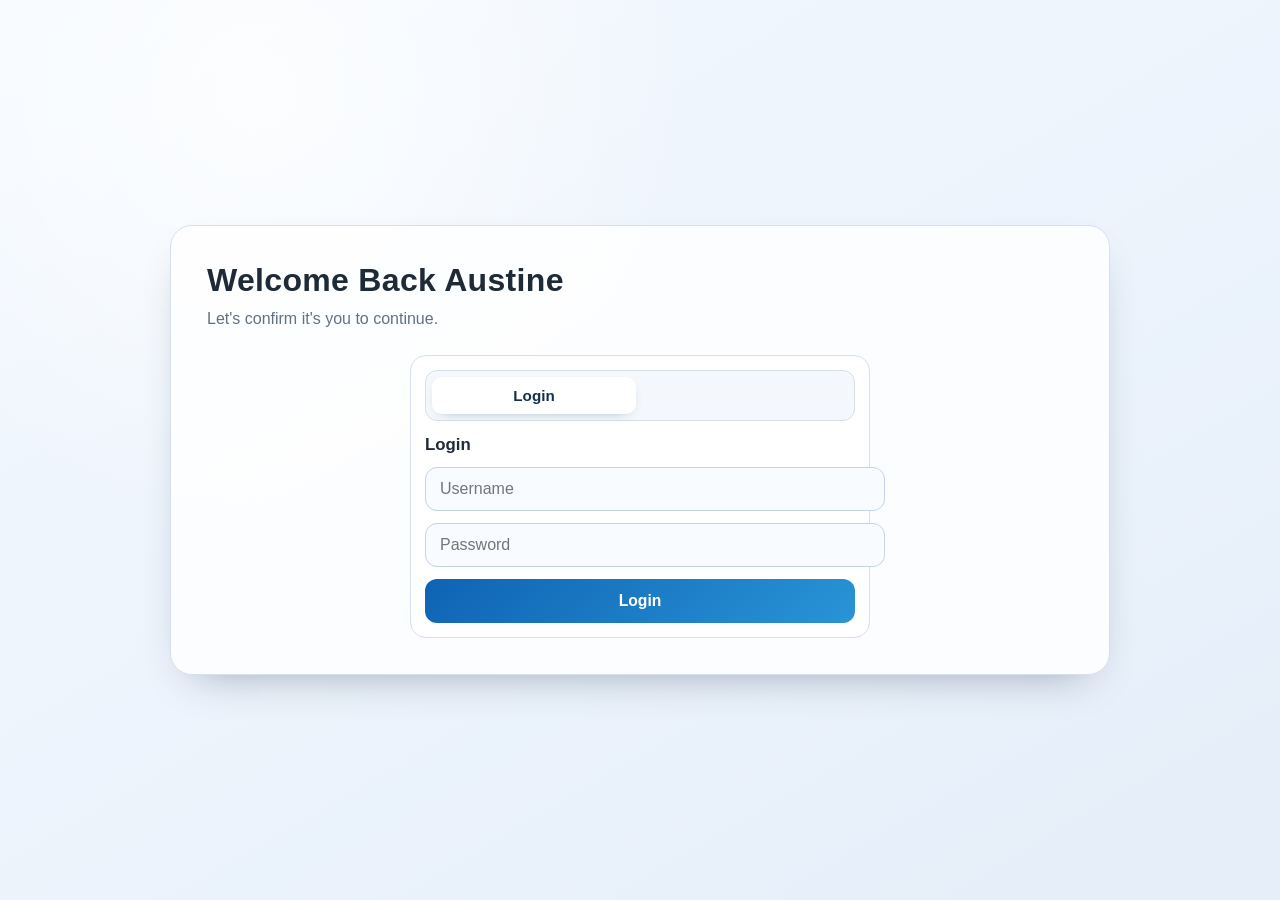
<file: auth-admin/index.html>
<!DOCTYPE html>
<html lang="en">

<head>
    <meta charset="utf-8">
    <meta name="viewport" content="width=device-width, initial-scale=1">
    <title>Authentication</title>
    <script src="app.js"></script>
    <style>
        :root {
            --bg-top: #f4f9ff;
            --bg-bottom: #e5eef9;
            --surface: #ffffffd9;
            --text-main: #1f2a37;
            --text-muted: #617182;
            --border: #d6e0ec;
            --shadow: 0 18px 42px -24px rgba(23, 40, 61, 0.45);
        }

        * {
            box-sizing: border-box;
        }

        body {
            margin: 0;
            min-height: 100vh;
            display: flex;
            align-items: center;
            justify-content: center;
            font-family: "Segoe UI", "Helvetica Neue", Arial, sans-serif;
            color: var(--text-main);
            background:
                radial-gradient(circle at 20% 10%, #ffffffc9 0%, transparent 34%),
                linear-gradient(150deg, var(--bg-top), var(--bg-bottom));
            padding: 20px;
        }

        main {
            width: min(940px, 100%);
            background: var(--surface);
            border: 1px solid var(--border);
            border-radius: 22px;
            box-shadow: var(--shadow);
            padding: clamp(20px, 4.5vw, 36px);
        }

        h1 {
            margin: 0 0 8px;
            font-size: clamp(1.4rem, 5vw, 2rem);
            letter-spacing: 0.01em;
        }

        p {
            margin: 0 0 24px;
            color: var(--text-muted);
            line-height: 1.45;
        }

        .auth-grid {
            width: min(460px, 100%);
            margin: 0 auto;
        }

        .auth-card {
            border: 1px solid var(--border);
            border-radius: 16px;
            background: #fff;
            padding: 14px;
        }

        .auth-toggle {
            display: grid;
            grid-template-columns: 1fr 1fr;
            gap: 8px;
            margin-bottom: 14px;
            padding: 6px;
            border: 1px solid var(--border);
            border-radius: 12px;
            background: #f4f8fc;
        }

        .toggle-btn {
            border: 0;
            border-radius: 10px;
            padding: 10px 12px;
            font-size: 0.95rem;
            font-weight: 600;
            color: #324253;
            background: transparent;
            cursor: pointer;
        }

        .toggle-btn.active {
            color: #12304e;
            background: #fff;
            box-shadow: 0 4px 14px -10px rgba(18, 48, 78, 0.8);
        }

        .auth-card h2 {
            margin: 4px 0 12px;
            font-size: 1.05rem;
        }

        .form-panel[hidden] {
            display: none;
        }

        login-form,
        register-form {
            display: block;
            width: 100%;
        }
    </style>
</head>

<body>
    <main>
        <h1>Welcome Back Austine</h1>
        <p>Let's confirm it's you to continue.</p>
        <section class="auth-grid" aria-label="Authentication options">
            <article class="auth-card">
                <div class="auth-toggle" role="tablist" aria-label="Authentication form switcher">
                    <button id="login-toggle" class="toggle-btn active" role="tab" aria-selected="true"
                        aria-controls="login-panel" type="button">Login</button>

                </div>
                <section id="login-panel" class="form-panel" role="tabpanel" aria-labelledby="login-toggle">
                    <h2>Login</h2>
                    <login-form on-login="onlogin"></login-form>
                </section>

            </article>
        </section>
    </main>
    <script>
        function setAuthMode(mode) {
            const isLogin = mode === 'login'
            const loginToggle = document.getElementById('login-toggle')
            const loginPanel = document.getElementById('login-panel')

            loginToggle.classList.toggle('active', isLogin)
            loginToggle.setAttribute('aria-selected', String(isLogin))
            loginPanel.hidden = !isLogin
        }

        document.getElementById('login-toggle').addEventListener('click', () => setAuthMode('login'))

        function gotonext() {
            const params = new URLSearchParams(window.location.search);
            const next = params.get('next');
            if (next) location.replace(next);
            else location.replace('/me');

        }

        function onlogin(details) {
            fetch('/api/auth/auth/admin/login', {
                method: 'POST',
                headers: { 'Content-Type': 'application/json' },
                body: JSON.stringify(details)
            }).then(res => {
                res.json().then(data => {
                    gotonext()
                })
            })
        }

    </script>

</body>

</html>
</file>
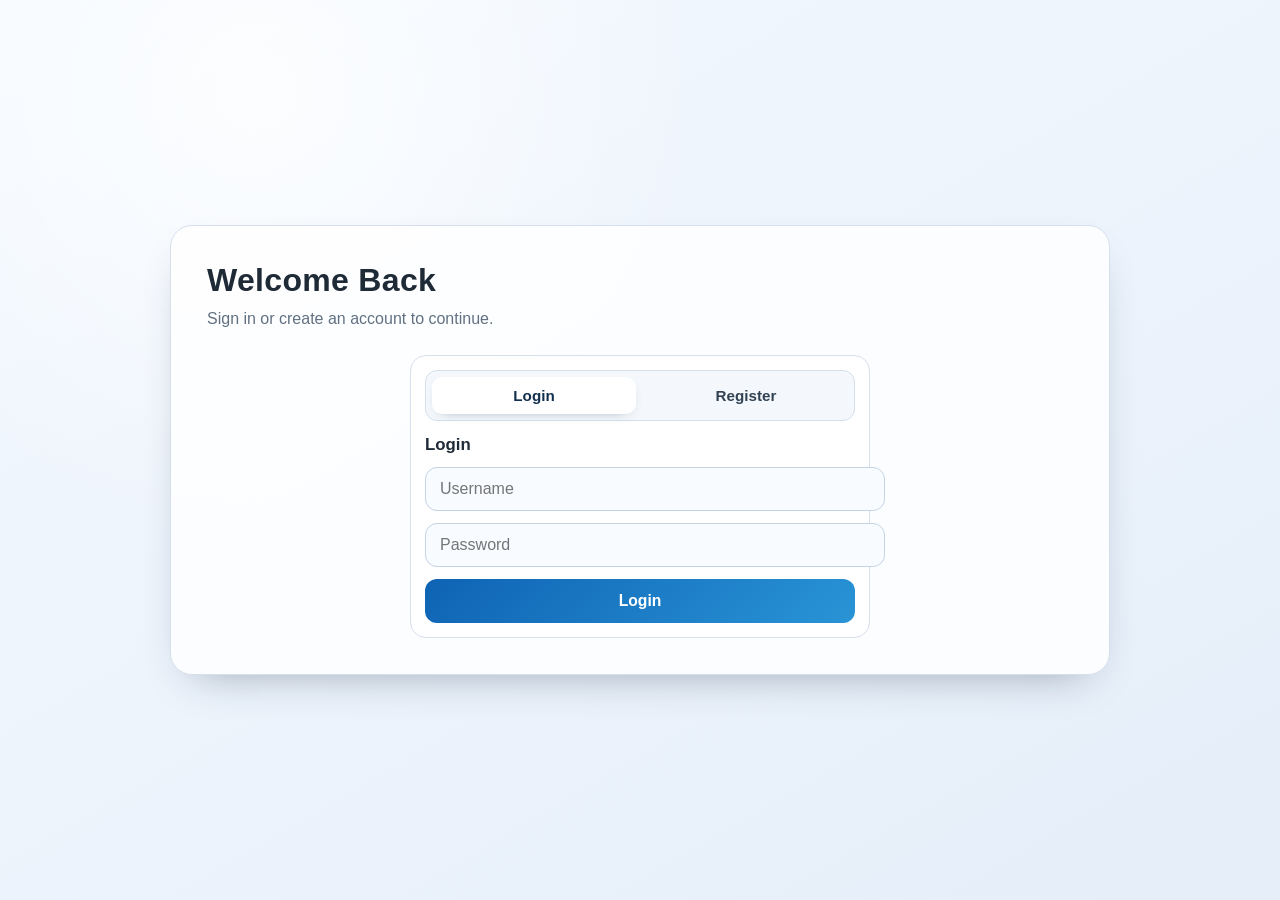
<file: auth/index.html>
<!DOCTYPE html>
<html lang="en">

<head>
    <meta charset="utf-8">
    <meta name="viewport" content="width=device-width, initial-scale=1">
    <title>Authentication</title>
    <script src="app.js"></script>
    <style>
        :root {
            --bg-top: #f4f9ff;
            --bg-bottom: #e5eef9;
            --surface: #ffffffd9;
            --text-main: #1f2a37;
            --text-muted: #617182;
            --border: #d6e0ec;
            --shadow: 0 18px 42px -24px rgba(23, 40, 61, 0.45);
        }

        * {
            box-sizing: border-box;
        }

        body {
            margin: 0;
            min-height: 100vh;
            display: flex;
            align-items: center;
            justify-content: center;
            font-family: "Segoe UI", "Helvetica Neue", Arial, sans-serif;
            color: var(--text-main);
            background:
                radial-gradient(circle at 20% 10%, #ffffffc9 0%, transparent 34%),
                linear-gradient(150deg, var(--bg-top), var(--bg-bottom));
            padding: 20px;
        }

        main {
            width: min(940px, 100%);
            background: var(--surface);
            border: 1px solid var(--border);
            border-radius: 22px;
            box-shadow: var(--shadow);
            padding: clamp(20px, 4.5vw, 36px);
        }

        h1 {
            margin: 0 0 8px;
            font-size: clamp(1.4rem, 5vw, 2rem);
            letter-spacing: 0.01em;
        }

        p {
            margin: 0 0 24px;
            color: var(--text-muted);
            line-height: 1.45;
        }

        .auth-grid {
            width: min(460px, 100%);
            margin: 0 auto;
        }

        .auth-card {
            border: 1px solid var(--border);
            border-radius: 16px;
            background: #fff;
            padding: 14px;
        }

        .auth-toggle {
            display: grid;
            grid-template-columns: 1fr 1fr;
            gap: 8px;
            margin-bottom: 14px;
            padding: 6px;
            border: 1px solid var(--border);
            border-radius: 12px;
            background: #f4f8fc;
        }

        .toggle-btn {
            border: 0;
            border-radius: 10px;
            padding: 10px 12px;
            font-size: 0.95rem;
            font-weight: 600;
            color: #324253;
            background: transparent;
            cursor: pointer;
        }

        .toggle-btn.active {
            color: #12304e;
            background: #fff;
            box-shadow: 0 4px 14px -10px rgba(18, 48, 78, 0.8);
        }

        .auth-card h2 {
            margin: 4px 0 12px;
            font-size: 1.05rem;
        }

        .form-panel[hidden] {
            display: none;
        }

        login-form,
        register-form {
            display: block;
            width: 100%;
        }
    </style>
</head>

<body>
    <main>
        <h1>Welcome Back</h1>
        <p>Sign in or create an account to continue.</p>
        <section class="auth-grid" aria-label="Authentication options">
            <article class="auth-card">
                <div class="auth-toggle" role="tablist" aria-label="Authentication form switcher">
                    <button id="login-toggle" class="toggle-btn active" role="tab" aria-selected="true"
                        aria-controls="login-panel" type="button">Login</button>
                    <button id="register-toggle" class="toggle-btn" role="tab" aria-selected="false"
                        aria-controls="register-panel" type="button">Register</button>
                </div>
                <section id="login-panel" class="form-panel" role="tabpanel" aria-labelledby="login-toggle">
                    <h2>Login</h2>
                    <login-form on-login="onlogin"></login-form>
                </section>
                <section id="register-panel" class="form-panel" role="tabpanel" aria-labelledby="register-toggle"
                    hidden>
                    <h2>Create Account</h2>
                    <register-form on-register="onregister"></register-form>
                </section>
            </article>
        </section>
    </main>
    <script>
        function setAuthMode(mode) {
            const isLogin = mode === 'login'
            const loginToggle = document.getElementById('login-toggle')
            const registerToggle = document.getElementById('register-toggle')
            const loginPanel = document.getElementById('login-panel')
            const registerPanel = document.getElementById('register-panel')

            loginToggle.classList.toggle('active', isLogin)
            registerToggle.classList.toggle('active', !isLogin)
            loginToggle.setAttribute('aria-selected', String(isLogin))
            registerToggle.setAttribute('aria-selected', String(!isLogin))
            loginPanel.hidden = !isLogin
            registerPanel.hidden = isLogin
        }

        document.getElementById('login-toggle').addEventListener('click', () => setAuthMode('login'))
        document.getElementById('register-toggle').addEventListener('click', () => setAuthMode('register'))

        async function confirmAuth() {
            let res = await fetch('/api/auth/me/account')
            let data = await res.json()
            return data
        }

        function gotonext(refresh_token) {
            if (refresh_token) {
                confirmAuth().then(data => {
                    localStorage.setItem('refresh_token', refresh_token);
                    const params = new URLSearchParams(window.location.search);
                    const next = params.get('next');
                    if (next) location.replace(next);
                    else location.replace('/me');
                })

            }

        }

        function refresh() {
            let rt = localStorage.getItem('refresh_token')
            if (rt) {
                let details = { 'refresh_token': rt }
                fetch('/api/auth/auth/refresh', {
                    method: 'POST',
                    headers: { 'Content-Type': 'application/json' },
                    body: JSON.stringify(details)
                }).then(res => {
                    res.json().then(data => {
                        gotonext(data.data.refresh_token)
                    })
                })
            }
        }
        function onlogin(details) {
            fetch('/api/auth/auth/login', {
                method: 'POST',
                headers: { 'Content-Type': 'application/json' },
                body: JSON.stringify(details)
            }).then(res => {
                res.json().then(data => {
                    gotonext(data.data.refresh_token)
                })
            })
        }
        function onregister(details) {
            fetch('/api/auth/auth/register', {
                method: 'POST',
                headers: { 'Content-Type': 'application/json' },
                body: JSON.stringify(details)
            }).then(res => {
                res.json().then(data => {
                    gotonext(data.data.refresh_token)
                })
            })
        }
        refresh()
    </script>

</body>

</html>
</file>
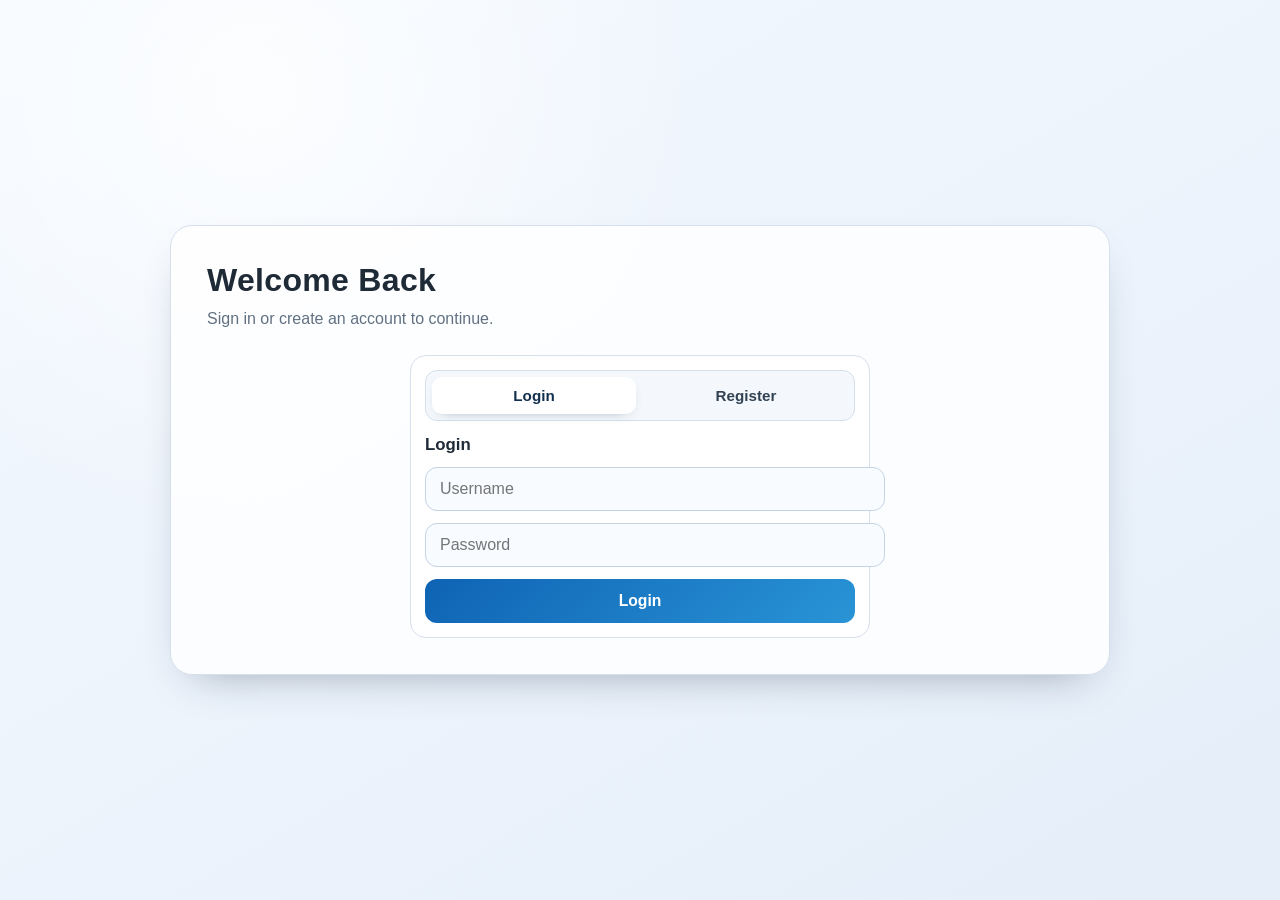
<file: inventory/index.html>
<!DOCTYPE html>
<html lang="en">

<head>
  <meta charset="UTF-8" />
  <meta name="viewport" content="width=device-width, initial-scale=1.0" />
  <meta name="description" content="Inventory Management System" />
  <title>INVEX — Inventory Management</title>
  <link rel="stylesheet" href="css/styles.css" />

  <!--
    ┌─────────────────────────────────────────────────────────────┐
    │  API CONFIGURATION                                          │
    │  Set your REST API base URL here before the module loads.  │
    │  Override in any deployment environment as needed.         │
    └─────────────────────────────────────────────────────────────┘
  -->
  <script>
    window.APP_CONFIG = {
      API_BASE_URL: "http://localhost/api/inventory",
    };
  </script>
</head>

<body>
  <div class="app-shell">

    <!-- ─── Header ─────────────────────────────────────────────── -->
    <header class="header" role="banner">
      <div class="header__brand">
        <div class="header__logo" aria-hidden="true">INV</div>
        <div>
          <div class="header__title">INVEX</div>
          <div class="header__sub">Inventory Management System</div>
        </div>
      </div>
      <div class="header__meta">
        <span class="header__meta-label">API:</span>
        <code class="header__meta-url" id="api-url-display"></code>
        <button class="reload-btn" id="reload-btn" title="Reload inventory from API">↻ REFRESH</button>
      </div>
    </header>

    <!-- ─── Stats bar ──────────────────────────────────────────── -->
    <div class="stats-bar" id="stats-bar" aria-label="Inventory statistics"></div>

    <!-- ─── Toolbar ────────────────────────────────────────────── -->
    <nav class="toolbar" id="toolbar" aria-label="Inventory controls"></nav>

    <!-- ─── Main content ───────────────────────────────────────── -->
    <main class="main-content" role="main">
      <div id="error-root"></div>
      <div id="table-container" aria-label="Inventory items"></div>
    </main>

  </div><!-- /.app-shell -->

  <!-- ─── Loading overlay ──────────────────────────────────────── -->
  <div id="loading-root"></div>

  <!-- ─── Modal root ───────────────────────────────────────────── -->
  <div id="modal-root"></div>

  <!-- ─── Toast ────────────────────────────────────────────────── -->
  <div class="toast" id="toast" role="status" aria-live="polite"></div>

  <!-- ─── App entry point (ES module) ─────────────────────────── -->
  <script type="module" src="js/main.js"></script>
</body>

</html>
</file>
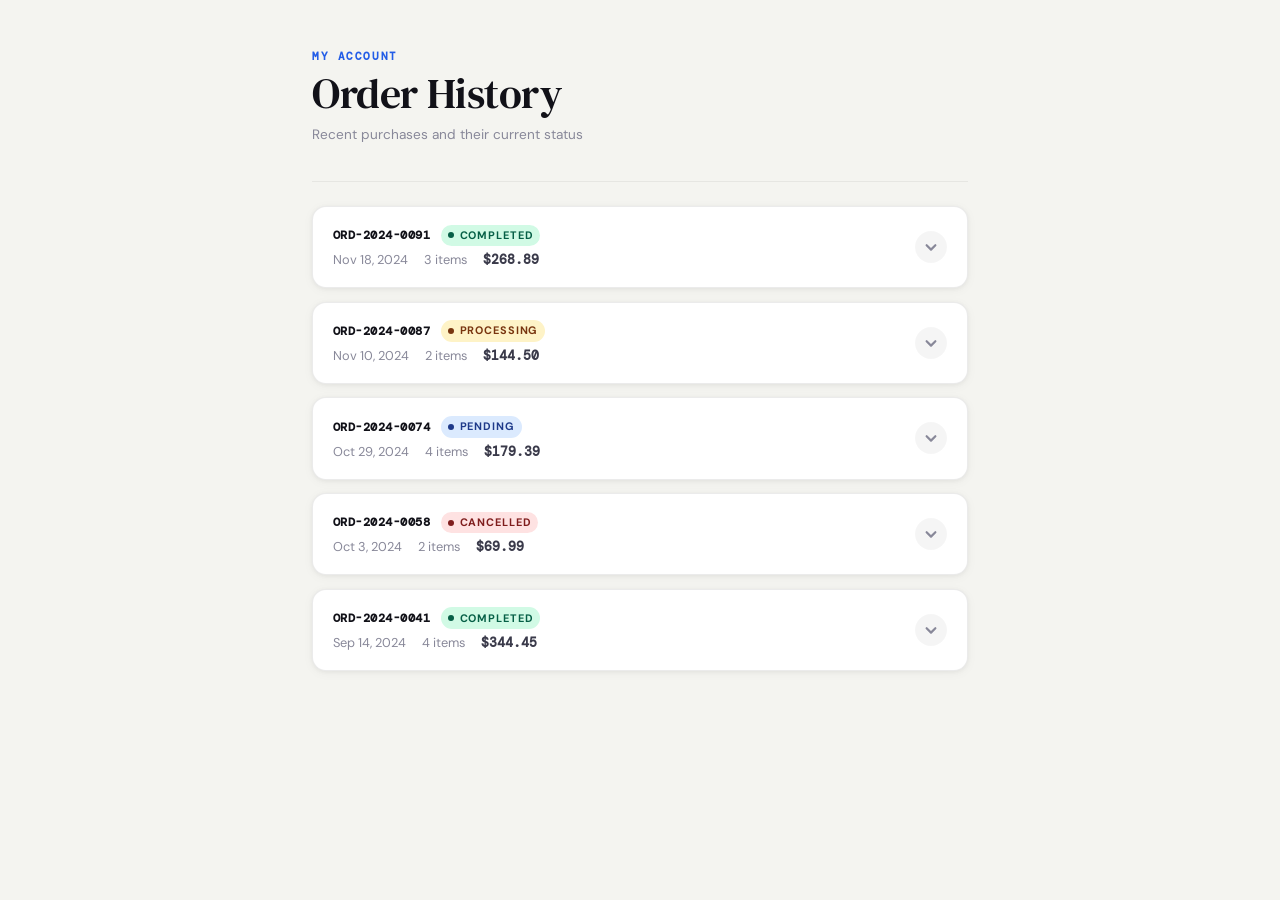
<file: orders/index.html>
<!DOCTYPE html>
<html lang="en">

<head>
  <meta charset="UTF-8" />
  <meta name="viewport" content="width=device-width, initial-scale=1.0" />
  <meta name="color-scheme" content="light dark" />
  <title>Orders — My Account</title>
  <link rel="preconnect" href="https://fonts.googleapis.com" />
  <link rel="preconnect" href="https://fonts.gstatic.com" crossorigin />
  <link
    href="https://fonts.googleapis.com/css2?family=DM+Serif+Text:ital@0;1&family=DM+Mono:wght@400;500;600&family=DM+Sans:wght@400;500;700&display=swap"
    rel="stylesheet" />
  <style>
    /* ════════════════════════════════════════════
       DESIGN TOKENS — Light mode
    ════════════════════════════════════════════ */
    :root {
      /* Palette */
      --hue-accent: 222;
      --color-accent: hsl(var(--hue-accent), 80%, 52%);
      --color-accent-subtle: hsl(var(--hue-accent), 80%, 52%, 0.1);
      --color-accent-fg: #fff;

      /* Surfaces */
      --color-bg: #f4f4f0;
      --color-card-bg: #ffffff;
      --color-items-bg: rgba(0, 0, 0, 0.018);

      /* Text */
      --color-text-primary: #111118;
      --color-text-secondary: #3a3a4a;
      --color-text-muted: #888899;

      /* Borders & Shadows */
      --border-card: rgba(0, 0, 0, 0.08);
      --border-subtle: rgba(0, 0, 0, 0.06);
      --shadow-card: 0 1px 4px rgba(0, 0, 0, 0.05), 0 2px 12px rgba(0, 0, 0, 0.04);
      --shadow-card-hover: 0 4px 16px rgba(0, 0, 0, 0.1), 0 8px 32px rgba(0, 0, 0, 0.07);

      /* Radius */
      --radius-card: 14px;

      /* Status — accessible contrast ratios verified */
      --status-completed-bg: #d1fae5;
      --status-completed-fg: #065f46;
      --status-processing-bg: #fef3c7;
      --status-processing-fg: #78350f;
      --status-pending-bg: #dbeafe;
      --status-pending-fg: #1e3a8a;
      --status-cancelled-bg: #fee2e2;
      --status-cancelled-fg: #7f1d1d;

      /* Skeleton */
      --skeleton-base: #e8e8e4;
      --skeleton-shine: #f0f0ec;

      /* Fonts */
      --font-display: 'DM Serif Text', Georgia, serif;
      --font-body: 'DM Sans', system-ui, sans-serif;
      --font-mono: 'DM Mono', 'Menlo', monospace;
    }

    /* ── Dark Mode ── */
    @media (prefers-color-scheme: dark) {
      :root {
        --color-bg: #101014;
        --color-card-bg: #1a1a22;
        --color-items-bg: rgba(255, 255, 255, 0.028);

        --color-text-primary: #ededf2;
        --color-text-secondary: #b0b0c0;
        --color-text-muted: #6668;

        --border-card: rgba(255, 255, 255, 0.08);
        --border-subtle: rgba(255, 255, 255, 0.05);
        --shadow-card: 0 2px 8px rgba(0, 0, 0, 0.4);
        --shadow-card-hover: 0 8px 28px rgba(0, 0, 0, 0.6);

        --status-completed-bg: rgba(16, 185, 129, 0.12);
        --status-completed-fg: #6ee7b7;
        --status-processing-bg: rgba(245, 158, 11, 0.12);
        --status-processing-fg: #fcd34d;
        --status-pending-bg: rgba(59, 130, 246, 0.12);
        --status-pending-fg: #93c5fd;
        --status-cancelled-bg: rgba(239, 68, 68, 0.12);
        --status-cancelled-fg: #fca5a5;

        --skeleton-base: #1f1f28;
        --skeleton-shine: #26262f;

        --color-chevron-bg: rgba(255, 255, 255, 0.05);
      }
    }

    /* ════════════════════════════════════════════
       RESET & BASE
    ════════════════════════════════════════════ */
    *,
    *::before,
    *::after {
      box-sizing: border-box;
      margin: 0;
      padding: 0;
    }

    html {
      scroll-behavior: smooth;
      -webkit-text-size-adjust: 100%;
    }

    body {
      font-family: var(--font-body);
      background: var(--color-bg);
      color: var(--color-text-primary);
      min-height: 100dvh;
      line-height: 1.5;
      transition: background 0.2s ease, color 0.2s ease;
    }

    /* ════════════════════════════════════════════
       LAYOUT
    ════════════════════════════════════════════ */
    .app-shell {
      max-width: 720px;
      margin: 0 auto;
      padding: 0 1rem 3rem;
    }

    /* ── Header ── */
    .app-header {
      padding: 2rem 0 1.75rem;
      border-bottom: 1px solid var(--border-subtle);
      margin-bottom: 1.5rem;
    }

    .app-header__eyebrow {
      font-family: var(--font-mono);
      font-size: 0.7rem;
      font-weight: 600;
      letter-spacing: 0.14em;
      text-transform: uppercase;
      color: var(--color-accent);
      margin-bottom: 0.35rem;
    }

    .app-header__title {
      font-family: var(--font-display);
      font-size: clamp(1.8rem, 5vw, 2.6rem);
      font-weight: 400;
      color: var(--color-text-primary);
      line-height: 1.15;
      letter-spacing: -0.01em;
    }

    .app-header__sub {
      margin-top: 0.4rem;
      font-size: 0.85rem;
      color: var(--color-text-muted);
    }

    /* ── Orders list ── */
    #orders-list {
      display: flex;
      flex-direction: column;
      gap: 0.85rem;
    }

    /* Card entrance animation */
    .card-enter {
      animation: cardEnter 0.4s cubic-bezier(0.4, 0, 0.2, 1) both;
    }

    @keyframes cardEnter {
      from {
        opacity: 0;
        transform: translateY(12px);
      }

      to {
        opacity: 1;
        transform: translateY(0);
      }
    }

    /* ════════════════════════════════════════════
       SKELETON LOADER
    ════════════════════════════════════════════ */
    #skeleton-list {
      display: flex;
      flex-direction: column;
      gap: 0.85rem;
    }

    .skeleton-card {
      background: var(--color-card-bg);
      border-radius: var(--radius-card);
      border: 1px solid var(--border-card);
      padding: 1.1rem 1.25rem;
    }

    .skeleton-line {
      border-radius: 6px;
      background: linear-gradient(90deg,
          var(--skeleton-base) 25%,
          var(--skeleton-shine) 50%,
          var(--skeleton-base) 75%);
      background-size: 400% 100%;
      animation: shimmer 1.4s ease infinite;
    }

    @keyframes shimmer {
      0% {
        background-position: 100% 50%;
      }

      100% {
        background-position: 0% 50%;
      }
    }

    .skeleton-row {
      display: flex;
      align-items: center;
      gap: 0.65rem;
      margin-bottom: 0.6rem;
    }

    .skeleton-row:last-child {
      margin-bottom: 0;
    }

    .sk-id {
      height: 13px;
      width: 110px;
    }

    .sk-badge {
      height: 18px;
      width: 76px;
      border-radius: 999px;
    }

    .sk-date {
      height: 11px;
      width: 82px;
    }

    .sk-ct {
      height: 11px;
      width: 44px;
    }

    .sk-price {
      height: 11px;
      width: 56px;
    }

    /* ════════════════════════════════════════════
       ERROR BANNER
    ════════════════════════════════════════════ */
    #error-banner {
      padding: 1rem 1.25rem;
      border-radius: var(--radius-card);
      background: var(--status-cancelled-bg);
      border: 1px solid var(--status-cancelled-fg);
      display: flex;
      align-items: flex-start;
      gap: 0.75rem;
    }

    .error-icon {
      font-size: 1.25rem;
      line-height: 1;
      flex-shrink: 0;
    }

    .error-text {
      font-size: 0.875rem;
      color: var(--status-cancelled-fg);
    }

    /* ════════════════════════════════════════════
       EMPTY STATE
    ════════════════════════════════════════════ */
    .empty-state {
      padding: 3rem 1rem;
      text-align: center;
      color: var(--color-text-muted);
      font-size: 0.9rem;
    }

    /* ════════════════════════════════════════════
       RESPONSIVE ENHANCEMENTS (tablet+)
    ════════════════════════════════════════════ */
    @media (min-width: 540px) {
      .app-shell {
        padding: 0 1.5rem 4rem;
      }

      .app-header {
        padding: 2.5rem 0 2rem;
      }
    }

    @media (min-width: 768px) {
      .app-shell {
        padding: 0 2rem 5rem;
      }

      .app-header {
        padding: 3rem 0 2.25rem;
      }
    }
  </style>
</head>

<body>
  <main class="app-shell" id="main-content">
    <header class="app-header" role="banner">
      <p class="app-header__eyebrow">My Account</p>
      <h1 class="app-header__title">Order History</h1>
      <p class="app-header__sub">Recent purchases and their current status</p>
    </header>

    <!-- Loading skeleton -->
    <div hidden id="skeleton-list" role="status" aria-label="Loading orders…" aria-live="polite">
      <!-- 3 placeholder cards -->
      <div class="skeleton-card" aria-hidden="true">
        <div class="skeleton-row">
          <div class="skeleton-line sk-id"></div>
          <div class="skeleton-line sk-badge"></div>
        </div>
        <div class="skeleton-row">
          <div class="skeleton-line sk-date"></div>
          <div class="skeleton-line sk-ct"></div>
          <div class="skeleton-line sk-price"></div>
        </div>
      </div>
      <div class="skeleton-card" aria-hidden="true">
        <div class="skeleton-row">
          <div class="skeleton-line sk-id"></div>
          <div class="skeleton-line sk-badge"></div>
        </div>
        <div class="skeleton-row">
          <div class="skeleton-line sk-date"></div>
          <div class="skeleton-line sk-ct"></div>
          <div class="skeleton-line sk-price"></div>
        </div>
      </div>
      <div class="skeleton-card" aria-hidden="true">
        <div class="skeleton-row">
          <div class="skeleton-line sk-id"></div>
          <div class="skeleton-line sk-badge"></div>
        </div>
        <div class="skeleton-row">
          <div class="skeleton-line sk-date"></div>
          <div class="skeleton-line sk-ct"></div>
          <div class="skeleton-line sk-price"></div>
        </div>
      </div>
    </div>

    <!-- Error banner (hidden by default) -->
    <div id="error-banner" role="alert" hidden>
      <span class="error-icon" aria-hidden="true">⚠</span>
      <span class="error-text"></span>
    </div>

    <!-- Orders list (hidden until loaded) -->
    <div id="orders-list" role="list" aria-label="Order history" aria-live="polite" hidden>
    </div>
  </main>

  <script type="module" src="main.js"></script>
</body>

</html>
</file>
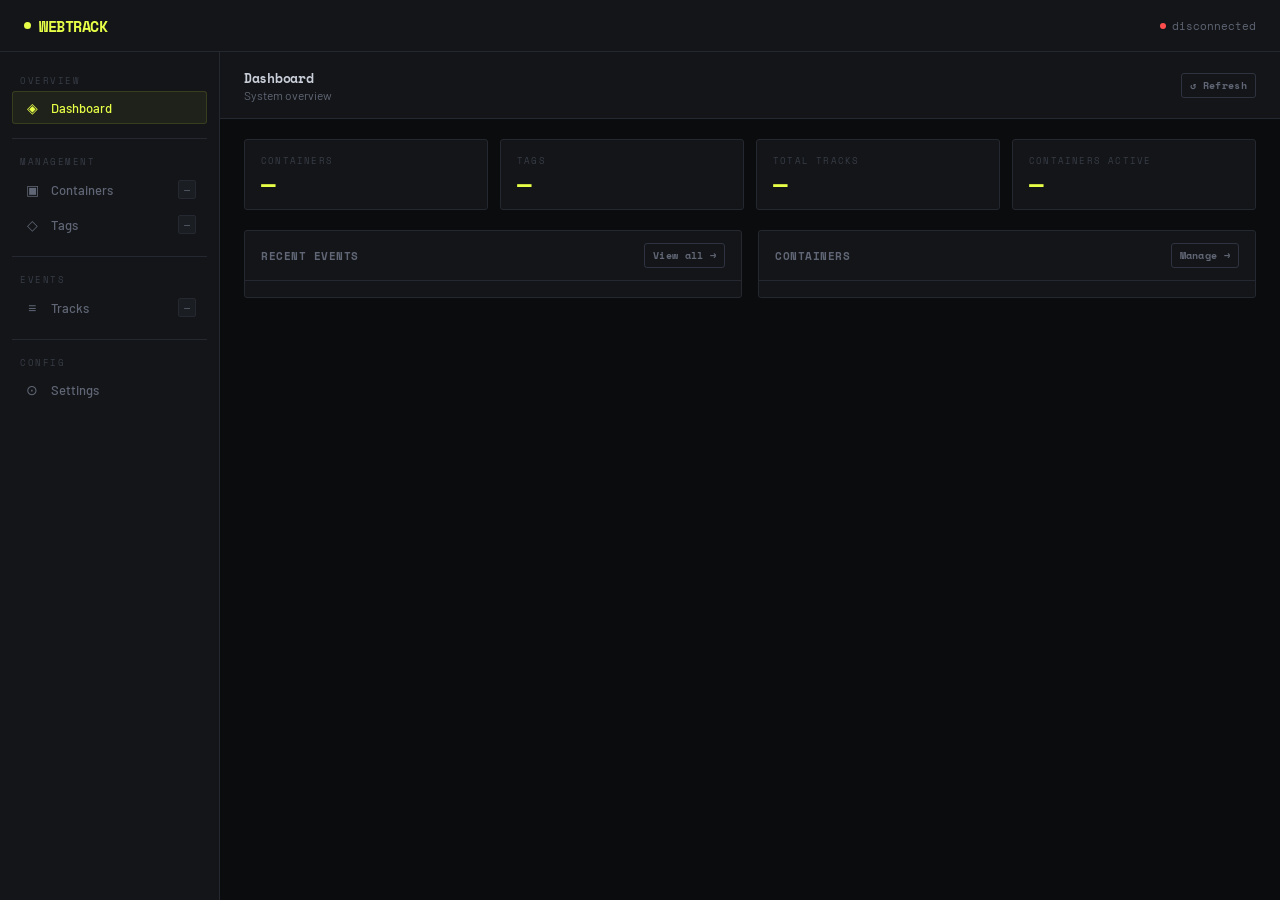
<file: webtrack/index.html>
<!DOCTYPE html>
<html lang="en">
<head>
<meta charset="UTF-8" />
<meta name="viewport" content="width=device-width, initial-scale=1.0" />
<title>WebTrack</title>
<link rel="preconnect" href="https://fonts.googleapis.com" />
<link rel="preconnect" href="https://fonts.gstatic.com" crossorigin />
<link href="https://fonts.googleapis.com/css2?family=Space+Mono:ital,wght@0,400;0,700;1,400&family=Barlow:wght@300;400;500;600&display=swap" rel="stylesheet" />
<link rel="stylesheet" href="styles.css"/>
</head>
<body>

<!-- Header -->
<header class="header">
  <div class="logo">
    <div class="logo-dot"></div>
    WEBTRACK
  </div>
  <div class="header-status">
    <div class="status-dot" id="statusDot"></div>
    <span id="statusText">connecting…</span>
  </div>
</header>

<div class="layout">
  <!-- Sidebar -->
  <nav class="sidebar">
    <div class="sidebar-section">
      <div class="sidebar-label">Overview</div>
      <div class="nav-item active" data-page="dashboard" onclick="navigate('dashboard')">
        <span class="icon">◈</span> Dashboard
      </div>
    </div>
    <div class="sidebar-divider"></div>
    <div class="sidebar-section">
      <div class="sidebar-label">Management</div>
      <div class="nav-item" data-page="containers" onclick="navigate('containers')">
        <span class="icon">▣</span> Containers
        <span class="nav-badge" id="badge-containers">—</span>
      </div>
      <div class="nav-item" data-page="tags" onclick="navigate('tags')">
        <span class="icon">◇</span> Tags
        <span class="nav-badge" id="badge-tags">—</span>
      </div>
    </div>
    <div class="sidebar-divider"></div>
    <div class="sidebar-section">
      <div class="sidebar-label">Events</div>
      <div class="nav-item" data-page="tracks" onclick="navigate('tracks')">
        <span class="icon">≡</span> Tracks
        <span class="nav-badge" id="badge-tracks">—</span>
      </div>
    </div>
    <div class="sidebar-divider"></div>
    <div class="sidebar-section">
      <div class="sidebar-label">Config</div>
      <div class="nav-item" data-page="settings" onclick="navigate('settings')">
        <span class="icon">⊙</span> Settings
      </div>
    </div>
  </nav>

  <!-- Main -->
  <main class="main">

    <!-- Dashboard -->
    <div class="page active" id="page-dashboard">
      <div class="page-header">
        <div>
          <div class="page-title">Dashboard</div>
          <div class="page-subtitle">System overview</div>
        </div>
        <div class="page-actions">
          <button class="btn btn-ghost btn-sm" onclick="refreshAll()">↺ Refresh</button>
        </div>
      </div>
      <div class="content">
        <div class="stats-row" id="dashStats">
          <div class="stat-card"><div class="stat-label">Containers</div><div class="stat-value" id="stat-containers">—</div></div>
          <div class="stat-card"><div class="stat-label">Tags</div><div class="stat-value" id="stat-tags">—</div></div>
          <div class="stat-card"><div class="stat-label">Total Tracks</div><div class="stat-value" id="stat-tracks">—</div></div>
          <div class="stat-card"><div class="stat-label">Containers Active</div><div class="stat-value" id="stat-active">—</div></div>
        </div>
        <div style="display:grid;grid-template-columns:1fr 1fr;gap:16px;">
          <div class="card">
            <div class="card-header">
              <div class="card-title">Recent Events</div>
              <button class="btn btn-ghost btn-sm" style="margin-left:auto" onclick="navigate('tracks')">View all →</button>
            </div>
            <div id="dashFeed" class="live-feed" style="padding:8px;"></div>
          </div>
          <div class="card">
            <div class="card-header">
              <div class="card-title">Containers</div>
              <button class="btn btn-ghost btn-sm" style="margin-left:auto" onclick="navigate('containers')">Manage →</button>
            </div>
            <div id="dashContainerList" style="padding:4px 8px 8px;"></div>
          </div>
        </div>
      </div>
    </div>

    <!-- Containers -->
    <div class="page" id="page-containers">
      <div class="page-header">
        <div>
          <div class="page-title">Containers</div>
          <div class="page-subtitle">Manage tracking containers</div>
        </div>
        <div class="page-actions">
          <button class="btn btn-primary" onclick="openCreateContainer()">+ New Container</button>
        </div>
      </div>
      <div class="content" style="padding:0;">
        <div class="card" style="margin:20px 24px; border-radius:4px;">
          <div class="table-wrap">
            <table>
              <thead>
                <tr>
                  <th>ID</th>
                  <th>Name</th>
                  <th>Tags</th>
                  <th>Config URL</th>
                  <th></th>
                </tr>
              </thead>
              <tbody id="containersTbody">
                <tr class="loading-row"><td colspan="5"><div class="spinner" style="margin:0 auto"></div></td></tr>
              </tbody>
            </table>
          </div>
          <div class="pagination" id="containersPagination"></div>
        </div>
      </div>
    </div>

    <!-- Tags -->
    <div class="page" id="page-tags">
      <div class="page-header">
        <div>
          <div class="page-title">Tags</div>
          <div class="page-subtitle" id="tagsSubtitle">All tags</div>
        </div>
        <div class="page-actions">
          <select class="filter-select" id="tagsContainerFilter" onchange="filterTagsByContainer()">
            <option value="">All Containers</option>
          </select>
          <button class="btn btn-primary" onclick="openCreateTag()">+ New Tag</button>
        </div>
      </div>
      <div class="content" style="padding:0;">
        <div class="card" style="margin:20px 24px; border-radius:4px;">
          <div class="table-wrap">
            <table>
              <thead>
                <tr>
                  <th>ID</th>
                  <th>Name</th>
                  <th>Container</th>
                  <th>Event</th>
                  <th>Conditions</th>
                  <th>Action</th>
                  <th></th>
                </tr>
              </thead>
              <tbody id="tagsTbody">
                <tr class="loading-row"><td colspan="7"><div class="spinner" style="margin:0 auto"></div></td></tr>
              </tbody>
            </table>
          </div>
          <div class="pagination" id="tagsPagination"></div>
        </div>
      </div>
    </div>

    <!-- Tracks -->
    <div class="page" id="page-tracks">
      <div class="page-header">
        <div>
          <div class="page-title">Tracks</div>
          <div class="page-subtitle">Incoming tracking events</div>
        </div>
        <div class="page-actions">
          <button class="btn btn-ghost btn-sm" onclick="loadTracks(1)">↺ Refresh</button>
          <button class="btn btn-primary" onclick="openSendTrack()">↑ Send Track</button>
        </div>
      </div>
      <div class="filter-bar">
        <select class="filter-select" id="tracksContainerFilter" onchange="loadTracks(1)">
          <option value="">All Containers</option>
        </select>
        <span style="font-family:var(--mono);font-size:10px;color:var(--text-mute);margin-left:auto" id="tracksCount"></span>
      </div>
      <div class="content" style="padding:0;">
        <div class="card" style="margin:20px 24px; border-radius:4px;">
          <div class="table-wrap">
            <table>
              <thead>
                <tr>
                  <th>ID</th>
                  <th>Container</th>
                  <th>Event</th>
                  <th>Timestamp</th>
                  <th>Received</th>
                  <th>Data</th>
                </tr>
              </thead>
              <tbody id="tracksTbody">
                <tr class="loading-row"><td colspan="6"><div class="spinner" style="margin:0 auto"></div></td></tr>
              </tbody>
            </table>
          </div>
          <div class="pagination" id="tracksPagination"></div>
        </div>
      </div>
    </div>

    <!-- Settings -->
    <div class="page" id="page-settings">
      <div class="page-header">
        <div>
          <div class="page-title">Settings</div>
          <div class="page-subtitle">API connection & configuration</div>
        </div>
        <div class="page-actions">
          <button class="btn btn-primary" onclick="saveSettings()">Save Settings</button>
        </div>
      </div>
      <div class="content">
        <div class="card" style="max-width:600px;margin-bottom:20px;">
          <div class="card-header"><div class="card-title">API Connection</div></div>
          <div style="padding:16px;">
            <div class="server-row">
              <div class="server-label">Base URL</div>
              <input class="server-input" id="settingsBaseUrl" type="text" placeholder="http://localhost:8080" />
            </div>
            <div class="server-row" style="border:none;">
              <div class="server-label">Status</div>
              <span id="settingsStatus" style="font-family:var(--mono);font-size:11px;color:var(--text-dim)">Not tested</span>
              <button class="btn btn-ghost btn-sm" onclick="testConnection()" style="margin-left:8px;">Test</button>
            </div>
          </div>
        </div>

        <div class="card" style="max-width:600px;">
          <div class="card-header"><div class="card-title">Embed Snippet</div></div>
          <div style="padding:16px;display:flex;flex-direction:column;gap:12px;">
            <div class="form-group">
              <label class="form-label">Container ID</label>
              <input class="form-input" id="snippetCid" placeholder="your-container-id" oninput="updateSnippet()" />
            </div>
            <div class="config-box" id="snippetBox">
<span style="color:var(--text-mute)">// Enter a container ID above</span>
            </div>
            <button class="btn btn-ghost btn-sm" style="align-self:flex-start" onclick="copySnippet()">⧉ Copy snippet</button>
          </div>
        </div>
      </div>
    </div>

  </main>
</div>

<!-- Toast Container -->
<div class="toast-container" id="toastContainer"></div>

<!-- Modal: Create Container -->
<div class="modal-overlay" id="modal-createContainer">
  <div class="modal">
    <div class="modal-header">
      <div class="modal-title">New Container</div>
      <button class="modal-close" onclick="closeModal('modal-createContainer')">✕</button>
    </div>
    <div class="modal-body">
      <div class="form-group">
        <label class="form-label">Container Name</label>
        <input class="form-input" id="createContainerName" placeholder="My App (optional)" />
      </div>
    </div>
    <div class="modal-footer">
      <button class="btn btn-ghost" onclick="closeModal('modal-createContainer')">Cancel</button>
      <button class="btn btn-primary" onclick="createContainer()">Create Container</button>
    </div>
  </div>
</div>

<!-- Modal: Container Detail -->
<div class="modal-overlay" id="modal-containerDetail">
  <div class="modal modal-wide">
    <div class="modal-header">
      <div class="modal-title" id="containerDetailTitle">Container</div>
      <button class="modal-close" onclick="closeModal('modal-containerDetail')">✕</button>
    </div>
    <div class="modal-body" id="containerDetailBody"></div>
    <div class="modal-footer">
      <button class="btn btn-danger" id="containerDeleteBtn">Delete</button>
      <button class="btn btn-ghost" onclick="closeModal('modal-containerDetail')">Close</button>
    </div>
  </div>
</div>

<!-- Modal: Create Tag -->
<div class="modal-overlay" id="modal-createTag">
  <div class="modal modal-wide">
    <div class="modal-header">
      <div class="modal-title" id="createTagTitle">New Tag</div>
      <button class="modal-close" onclick="closeModal('modal-createTag')">✕</button>
    </div>
    <div class="modal-body">
      <div class="form-grid form-grid-2">
        <div class="form-group">
          <label class="form-label">Container</label>
          <select class="form-select" id="createTagContainer"></select>
        </div>
        <div class="form-group">
          <label class="form-label">Tag Name</label>
          <input class="form-input" id="createTagName" placeholder="Analytics Tag" />
        </div>
        <div class="form-group">
          <label class="form-label">Event</label>
          <input class="form-input" id="createTagEvent" placeholder="pageview, click, …" />
        </div>
        <div class="form-group">
          <label class="form-label">Action</label>
          <input class="form-input" id="createTagAction" placeholder="gtag(), fbq(), …" />
        </div>
      </div>
      <div>
        <div style="display:flex;align-items:center;gap:8px;margin-bottom:8px;">
          <div class="form-label">Conditions</div>
          <button class="btn btn-ghost btn-sm" onclick="addConditionRow('createTagConditions')">+ Add</button>
        </div>
        <div id="createTagConditions" style="display:flex;flex-direction:column;gap:6px;"></div>
      </div>
    </div>
    <div class="modal-footer">
      <button class="btn btn-ghost" onclick="closeModal('modal-createTag')">Cancel</button>
      <button class="btn btn-primary" onclick="submitCreateTag()">Create Tag</button>
    </div>
  </div>
</div>

<!-- Modal: Edit Tag -->
<div class="modal-overlay" id="modal-editTag">
  <div class="modal modal-wide">
    <div class="modal-header">
      <div class="modal-title">Edit Tag</div>
      <button class="modal-close" onclick="closeModal('modal-editTag')">✕</button>
    </div>
    <div class="modal-body">
      <div class="form-grid form-grid-2">
        <div class="form-group">
          <label class="form-label">Tag Name</label>
          <input class="form-input" id="editTagName" />
        </div>
        <div class="form-group">
          <label class="form-label">Event</label>
          <input class="form-input" id="editTagEvent" />
        </div>
        <div class="form-group" style="grid-column:span 2">
          <label class="form-label">Action</label>
          <textarea class="form-textarea" id="editTagAction"></textarea>
        </div>
      </div>
      <div>
        <div style="display:flex;align-items:center;gap:8px;margin-bottom:8px;">
          <div class="form-label">Conditions</div>
          <button class="btn btn-ghost btn-sm" onclick="addConditionRow('editTagConditions')">+ Add</button>
        </div>
        <div id="editTagConditions" style="display:flex;flex-direction:column;gap:6px;"></div>
      </div>
    </div>
    <div class="modal-footer">
      <button class="btn btn-danger" id="editTagDeleteBtn">Delete Tag</button>
      <button class="btn btn-ghost" onclick="closeModal('modal-editTag')">Cancel</button>
      <button class="btn btn-primary" onclick="submitEditTag()">Save Changes</button>
    </div>
  </div>
</div>

<!-- Modal: Send Track -->
<div class="modal-overlay" id="modal-sendTrack">
  <div class="modal">
    <div class="modal-header">
      <div class="modal-title">Send Track Event</div>
      <button class="modal-close" onclick="closeModal('modal-sendTrack')">✕</button>
    </div>
    <div class="modal-body">
      <div class="form-group">
        <label class="form-label">Container</label>
        <select class="form-select" id="sendTrackContainer"></select>
      </div>
      <div class="form-group">
        <label class="form-label">Event</label>
        <input class="form-input" id="sendTrackEvent" placeholder="pageview" />
      </div>
      <div class="form-group">
        <label class="form-label">Timestamp (Unix ms)</label>
        <input class="form-input" id="sendTrackTimestamp" type="number" />
      </div>
      <div class="form-group">
        <label class="form-label">Data (JSON string)</label>
        <textarea class="form-textarea" id="sendTrackData" placeholder='{"url":"/home","referrer":""}'></textarea>
      </div>
    </div>
    <div class="modal-footer">
      <button class="btn btn-ghost" onclick="closeModal('modal-sendTrack')">Cancel</button>
      <button class="btn btn-primary" onclick="sendTrack()">Send Event</button>
    </div>
  </div>
</div>

<!-- Modal: Track Detail -->
<div class="modal-overlay" id="modal-trackDetail">
  <div class="modal modal-wide">
    <div class="modal-header">
      <div class="modal-title">Track Detail</div>
      <button class="modal-close" onclick="closeModal('modal-trackDetail')">✕</button>
    </div>
    <div class="modal-body" id="trackDetailBody"></div>
    <div class="modal-footer">
      <button class="btn btn-ghost" onclick="closeModal('modal-trackDetail')">Close</button>
    </div>
  </div>
</div>
<script src="script.js"></script>
</body>
</html>
</file>
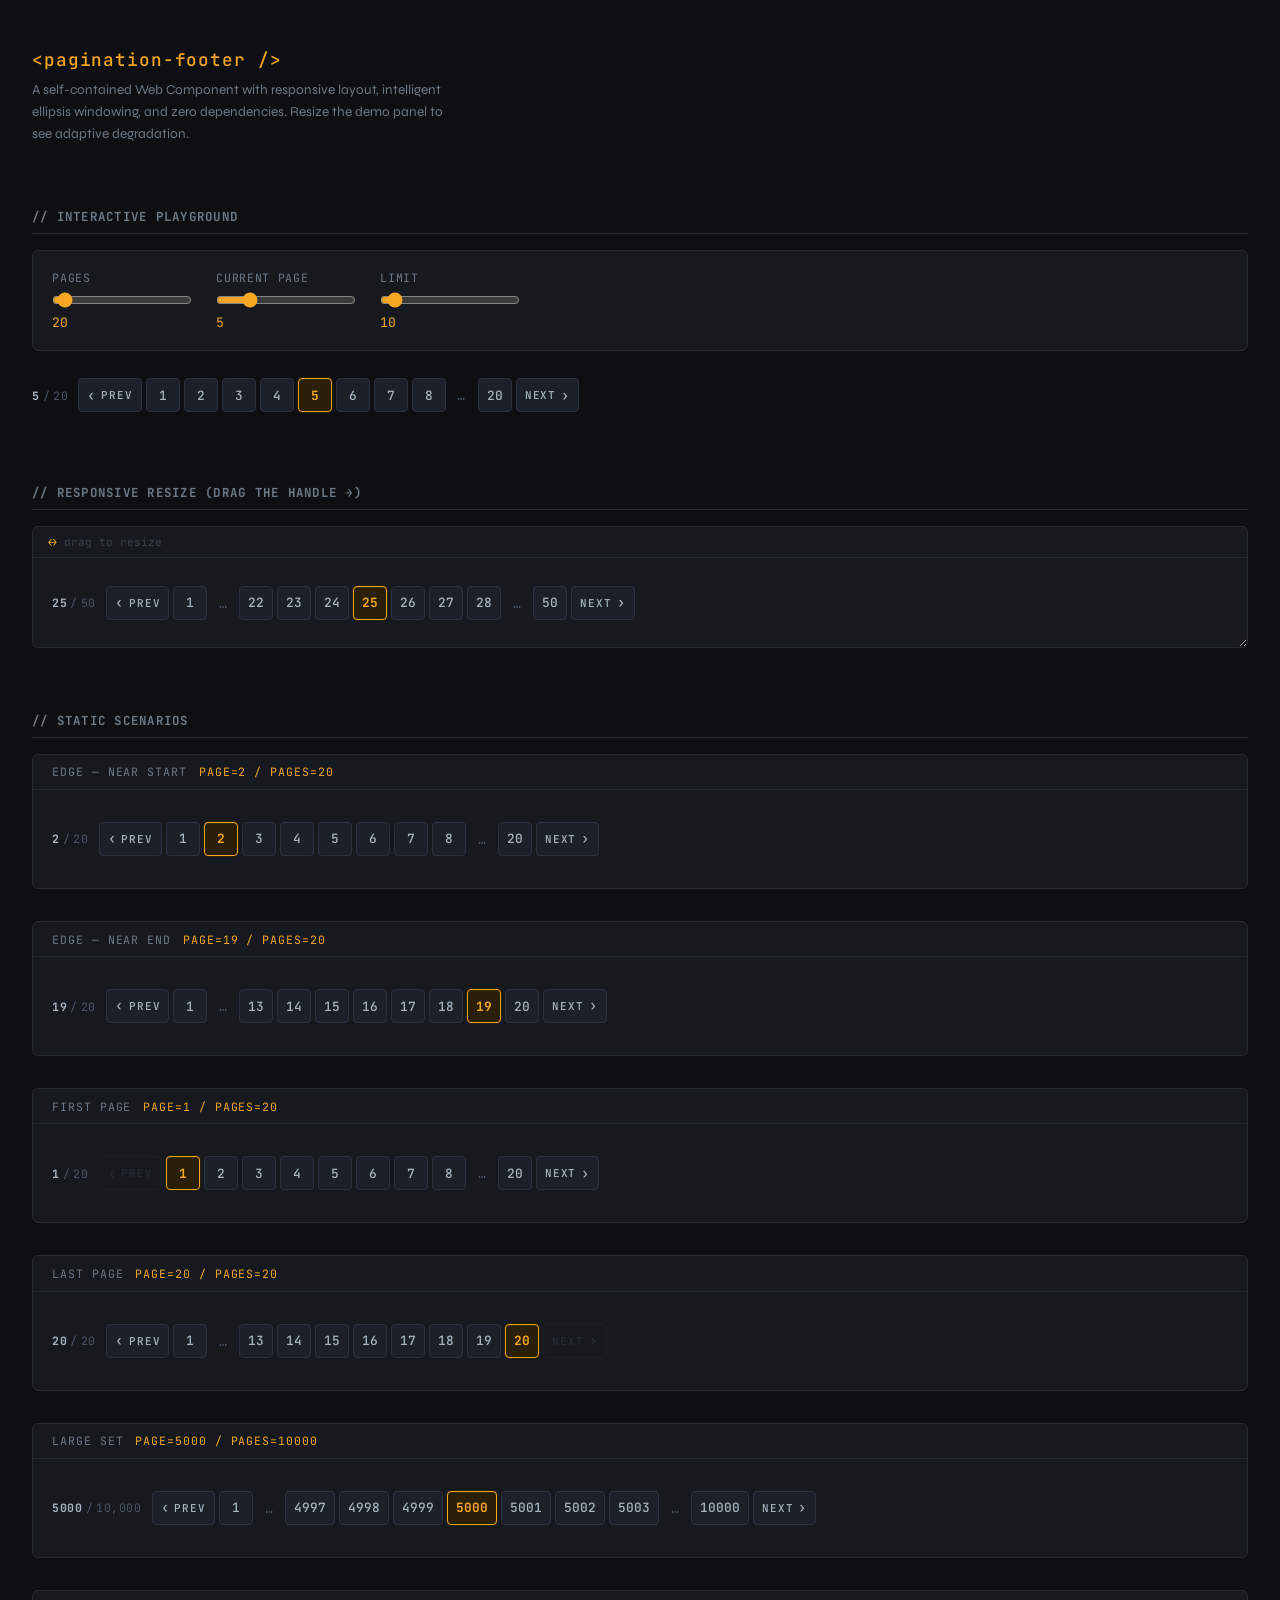
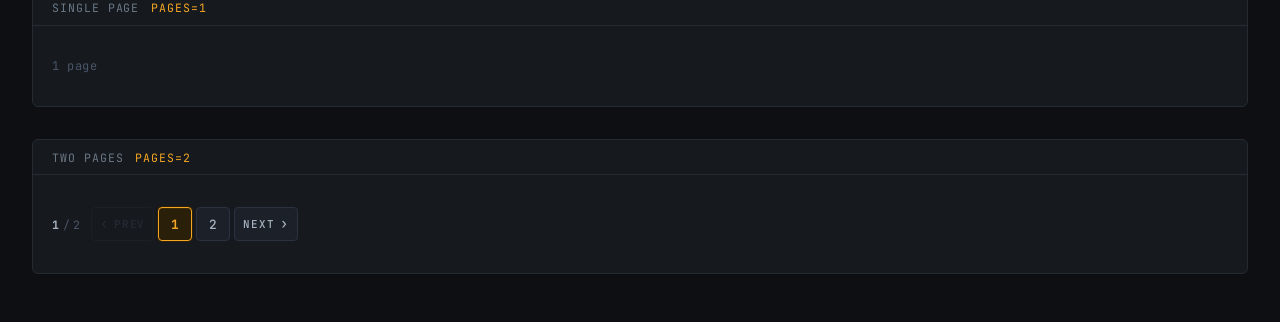
<file: pagination-footer — Web Component.html>
<!DOCTYPE html>
<html lang="en">
<head>
  <meta charset="UTF-8" />
  <meta name="viewport" content="width=device-width, initial-scale=1.0" />
  <title>pagination-footer — Web Component</title>
  <link rel="preconnect" href="https://fonts.googleapis.com" />
  <link rel="preconnect" href="https://fonts.gstatic.com" crossorigin />
  <link href="https://fonts.googleapis.com/css2?family=Syne:wght@400;600;700&family=JetBrains+Mono:wght@400;500;700&display=swap" rel="stylesheet" />
  <style>
    *, *::before, *::after { box-sizing: border-box; margin: 0; padding: 0; }

    :root {
      --bg:       #0d0f12;
      --surface:  #161a1f;
      --border:   #252b33;
      --muted:    #3a424d;
      --text:     #c8d0d9;
      --subtle:   #6b7885;
      --accent:   #f5a623;
      --accent-dim: #7a5110;
    }

    body {
      background: var(--bg);
      color: var(--text);
      font-family: 'Syne', sans-serif;
      min-height: 100vh;
      padding: 3rem 2rem;
      display: flex;
      flex-direction: column;
      gap: 4rem;
    }

    header {
      display: flex;
      flex-direction: column;
      gap: .5rem;
    }
    header h1 {
      font-family: 'JetBrains Mono', monospace;
      font-size: 1.1rem;
      font-weight: 500;
      color: var(--accent);
      letter-spacing: .05em;
    }
    header p {
      font-size: .85rem;
      color: var(--subtle);
      max-width: 52ch;
      line-height: 1.6;
    }

    .demo-grid {
      display: grid;
      gap: 2rem;
    }

    .demo-card {
      background: var(--surface);
      border: 1px solid var(--border);
      border-radius: 6px;
      overflow: hidden;
    }
    .demo-card__label {
      padding: .6rem 1.2rem;
      font-family: 'JetBrains Mono', monospace;
      font-size: .72rem;
      color: var(--subtle);
      letter-spacing: .08em;
      text-transform: uppercase;
      border-bottom: 1px solid var(--border);
      display: flex;
      align-items: center;
      gap: .75rem;
    }
    .demo-card__label span {
      color: var(--accent);
    }
    .demo-card__body {
      padding: 1.5rem 1.2rem;
    }

    .resize-demo {
      resize: horizontal;
      overflow: hidden;
      min-width: 200px;
      max-width: 100%;
      background: var(--surface);
      border: 1px solid var(--border);
      border-radius: 6px;
    }
    .resize-demo__handle {
      padding: .5rem 1rem;
      font-family: 'JetBrains Mono', monospace;
      font-size: .7rem;
      color: var(--muted);
      border-bottom: 1px solid var(--border);
      display: flex;
      align-items: center;
      gap: .5rem;
    }
    .resize-demo__handle::before {
      content: '↔';
      color: var(--accent);
    }
    .resize-demo__body {
      padding: 1.2rem;
    }

    .controls {
      display: flex;
      flex-wrap: wrap;
      gap: 1.5rem;
      padding: 1.2rem;
      background: var(--surface);
      border: 1px solid var(--border);
      border-radius: 6px;
    }
    .control-group {
      display: flex;
      flex-direction: column;
      gap: .4rem;
    }
    .control-group label {
      font-family: 'JetBrains Mono', monospace;
      font-size: .72rem;
      color: var(--subtle);
      letter-spacing: .06em;
      text-transform: uppercase;
    }
    .control-group input[type=range] {
      accent-color: var(--accent);
      width: 140px;
    }
    .control-group .val {
      font-family: 'JetBrains Mono', monospace;
      font-size: .82rem;
      color: var(--accent);
    }

    section > h2 {
      font-size: .78rem;
      font-family: 'JetBrains Mono', monospace;
      text-transform: uppercase;
      letter-spacing: .1em;
      color: var(--subtle);
      margin-bottom: 1rem;
      padding-bottom: .5rem;
      border-bottom: 1px solid var(--border);
    }
  </style>
</head>
<body>

<header>
  <h1>&lt;pagination-footer /&gt;</h1>
  <p>A self-contained Web Component with responsive layout, intelligent ellipsis windowing, and zero dependencies. Resize the demo panel to see adaptive degradation.</p>
</header>

<!-- ─── Interactive Playground ─── -->
<section>
  <h2>// interactive playground</h2>
  <div class="controls">
    <div class="control-group">
      <label>pages</label>
      <input type="range" id="ctrl-pages" min="1" max="500" value="20" />
      <span class="val" id="val-pages">20</span>
    </div>
    <div class="control-group">
      <label>current page</label>
      <input type="range" id="ctrl-page" min="1" max="20" value="5" />
      <span class="val" id="val-page">5</span>
    </div>
    <div class="control-group">
      <label>limit</label>
      <input type="range" id="ctrl-limit" min="5" max="100" step="5" value="10" />
      <span class="val" id="val-limit">10</span>
    </div>
  </div>
  <br/>
  <pagination-footer id="live" pages="20" page="5" limit="10"></pagination-footer>
</section>

<!-- ─── Resize Demo ─── -->
<section>
  <h2>// responsive resize (drag the handle →)</h2>
  <div class="resize-demo">
    <div class="resize-demo__handle">drag to resize</div>
    <div class="resize-demo__body">
      <pagination-footer pages="50" page="25" limit="10"></pagination-footer>
    </div>
  </div>
</section>

<!-- ─── Static Scenarios ─── -->
<section>
  <h2>// static scenarios</h2>
  <div class="demo-grid">

    <div class="demo-card">
      <div class="demo-card__label">edge — near start <span>page=2 / pages=20</span></div>
      <div class="demo-card__body">
        <pagination-footer pages="20" page="2" limit="10"></pagination-footer>
      </div>
    </div>

    <div class="demo-card">
      <div class="demo-card__label">edge — near end <span>page=19 / pages=20</span></div>
      <div class="demo-card__body">
        <pagination-footer pages="20" page="19" limit="10"></pagination-footer>
      </div>
    </div>

    <div class="demo-card">
      <div class="demo-card__label">first page <span>page=1 / pages=20</span></div>
      <div class="demo-card__body">
        <pagination-footer pages="20" page="1" limit="10"></pagination-footer>
      </div>
    </div>

    <div class="demo-card">
      <div class="demo-card__label">last page <span>page=20 / pages=20</span></div>
      <div class="demo-card__body">
        <pagination-footer pages="20" page="20" limit="10"></pagination-footer>
      </div>
    </div>

    <div class="demo-card">
      <div class="demo-card__label">large set <span>page=5000 / pages=10000</span></div>
      <div class="demo-card__body">
        <pagination-footer pages="10000" page="5000" limit="25"></pagination-footer>
      </div>
    </div>

    <div class="demo-card">
      <div class="demo-card__label">single page <span>pages=1</span></div>
      <div class="demo-card__body">
        <pagination-footer pages="1" page="1" limit="10"></pagination-footer>
      </div>
    </div>

    <div class="demo-card">
      <div class="demo-card__label">two pages <span>pages=2</span></div>
      <div class="demo-card__body">
        <pagination-footer pages="2" page="1" limit="10"></pagination-footer>
      </div>
    </div>

  </div>
</section>

<!-- ═══════════════════════════════════════════
     COMPONENT DEFINITION
════════════════════════════════════════════ -->
<script>
class PaginationFooter extends HTMLElement {

  /* ── Lifecycle ─────────────────────────────────────────── */

  static get observedAttributes() {
    return ['pages', 'page', 'limit'];
  }

  constructor() {
    super();
    this._root   = this.attachShadow({ mode: 'open' });
    this._maxBtn = 9;   // current derived max; updated by ResizeObserver
    this._ro     = null;
  }

  connectedCallback() {
    this._initResizeObserver();
    this._render();
  }

  disconnectedCallback() {
    if (this._ro) this._ro.disconnect();
  }

  attributeChangedCallback() {
    this._render();
  }

  /* ── Attribute Helpers ─────────────────────────────────── */

  _num(attr, fallback = 1) {
    const v = parseInt(this.getAttribute(attr), 10);
    return Number.isFinite(v) ? v : fallback;
  }

  /* ── URL Helper ────────────────────────────────────────── */

  /**
   * buildLink(p) → "?page=X&limit=Y"
   * Preserves any existing query params in the current URL.
   */
  buildLink(p) {
    try {
      const url = new URL(window.location.href);
      url.searchParams.set('page',  p);
      url.searchParams.set('limit', this._num('limit', 10));
      return url.search; // e.g. "?page=3&limit=10&sort=name"
    } catch {
      return `?page=${p}&limit=${this._num('limit', 10)}`;
    }
  }

  /* ── Responsive: ResizeObserver ────────────────────────── */

  _initResizeObserver() {
    this._ro = new ResizeObserver(entries => {
      const w    = entries[0]?.contentRect.width ?? this.offsetWidth;
      const next = this.getMaxVisibleButtons(w);
      if (next !== this._maxBtn) {
        this._maxBtn = next;
        this._render();
      }
    });
    this._ro.observe(this);
  }

  /**
   * getMaxVisibleButtons(width) → number
   * Maps container width to a maximum number of page buttons to render.
   * The count includes numbered buttons only (not Prev/Next/ellipsis).
   */
  getMaxVisibleButtons(width) {
    if (width <  320) return 1;   // minimal: current only
    if (width <  420) return 3;   // 1 … [cur] … last
    if (width <  560) return 5;
    if (width <  720) return 7;
    return 9;
  }

  /* ── Core Pagination Logic ─────────────────────────────── */

  /**
   * computePages(page, pages, maxVisible) → Array<number|'...'>
   *
   * Returns an ordered array of page numbers and ellipsis tokens.
   * Always includes: 1, `pages`, and `page` (current).
   * Builds a window of ±delta around current, then fills with anchors.
   * Gaps ≥ 2 between consecutive entries become '...' tokens.
   *
   * @param {number} page       - current page (1-based)
   * @param {number} pages      - total pages
   * @param {number} maxVisible - max page buttons (numbers only)
   * @returns {Array<number|'...'>}
   */
  computePages(page, pages, maxVisible) {
    // Clamp inputs
    pages = Math.max(1, pages);
    page  = Math.min(Math.max(1, page), pages);

    // Trivial case: fits entirely
    if (pages <= maxVisible) {
      return Array.from({ length: pages }, (_, i) => i + 1);
    }

    // Minimal mode: only show current
    if (maxVisible <= 1) return [page];

    // How many slots do we have after reserving first + last?
    // Window = slots around current; delta = half-window size
    // Reserve 2 slots for anchors (1 and pages), rest for window
    const windowSize = Math.max(1, maxVisible - 2);
    const delta      = Math.floor(windowSize / 2);

    // Build the sliding window [low…high] centred on current
    let low  = page - delta;
    let high = page + delta;

    // If window is even-sized, bias one extra slot to the right
    if (windowSize % 2 === 0) high += 1;

    // Shift window if it undershoots/overshoots
    if (low  < 2)          { high += (2 - low);      low  = 2; }
    if (high > pages - 1)  { low  -= (high - (pages - 1)); high = pages - 1; }

    // Final clamp (edge: pages is very small)
    low  = Math.max(2, low);
    high = Math.min(pages - 1, high);

    // Collect all pages: anchors + window, deduplicated + sorted
    const set = new Set([1, pages]);
    for (let p = low; p <= high; p++) set.add(p);
    const sorted = [...set].sort((a, b) => a - b);

    // Insert ellipsis tokens for gaps ≥ 2
    const result = [];
    for (let i = 0; i < sorted.length; i++) {
      if (i > 0 && sorted[i] - sorted[i - 1] > 1) {
        result.push('...');
      }
      result.push(sorted[i]);
    }

    return result;
  }

  /* ── Render ────────────────────────────────────────────── */

  _render() {
    const pages = this._num('pages', 1);
    const page  = Math.min(Math.max(this._num('page',  1), 1), Math.max(pages, 1));
    const limit = this._num('limit', 10);

    const hasPrev = page > 1;
    const hasNext = page < pages;
    const tokens  = this.computePages(page, pages, this._maxBtn);

    const prevHref = this.buildLink(page - 1);
    const nextHref = this.buildLink(page + 1);

    /* Build button HTML for each token */
    const btnHTML = tokens.map(t => {
      if (t === '...') {
        return `<span class="ellipsis" aria-hidden="true">…</span>`;
      }
      if (t === page) {
        return `<span class="btn current" aria-current="page" aria-label="Page ${t}">${t}</span>`;
      }
      return `<a class="btn" href="${this.buildLink(t)}" aria-label="Page ${t}">${t}</a>`;
    }).join('');

    /* Only show "Page X of Y" label when there are multiple pages */
    const infoHTML = pages > 1
      ? `<span class="info"><span class="info__cur">${page}</span><span class="info__sep">/</span><span class="info__tot">${pages.toLocaleString()}</span></span>`
      : `<span class="info"><span class="info__cur">1</span><span class="info__sep">/</span><span class="info__tot">1</span></span>`;

    this._root.innerHTML = `
      <style>
        /* ── Reset & Host ── */
        *, *::before, *::after { box-sizing: border-box; }

        :host {
          display: block;
          font-family: 'JetBrains Mono', 'Courier New', monospace;
          --c-bg:       transparent;
          --c-surface:  #1c2129;
          --c-border:   #2a3140;
          --c-hover:    #242c38;
          --c-text:     #a8b4c2;
          --c-muted:    #4a5568;
          --c-accent:   #f5a623;
          --c-accent-bg:#2a1f08;
          --c-disabled: #2a3140;
          --radius:     4px;
          --btn-h:      34px;
          --btn-min-w:  34px;
          --font-sz:    .8rem;
          --gap:        4px;
        }

        /* ── Outer Nav ── */
        nav {
          display: flex;
          align-items: center;
          flex-wrap: wrap;
          gap: 8px;
          padding: 8px 0;
          user-select: none;
        }

        /* ── Info Badge ── */
        .info {
          display: inline-flex;
          align-items: center;
          gap: 3px;
          font-size: .72rem;
          letter-spacing: .05em;
          color: var(--c-muted);
          margin-right: 2px;
        }
        .info__cur  { color: var(--c-text); font-weight: 700; }
        .info__sep  { color: var(--c-muted); }
        .info__tot  { color: var(--c-muted); }

        /* ── Button Row ── */
        .btn-row {
          display: flex;
          align-items: center;
          flex-wrap: wrap;
          gap: var(--gap);
        }

        /* ── Base Button ── */
        .btn {
          display: inline-flex;
          align-items: center;
          justify-content: center;
          height: var(--btn-h);
          min-width: var(--btn-min-w);
          padding: 0 8px;
          border-radius: var(--radius);
          font-family: inherit;
          font-size: var(--font-sz);
          font-weight: 500;
          color: var(--c-text);
          background: var(--c-surface);
          border: 1px solid var(--c-border);
          text-decoration: none;
          cursor: pointer;
          transition:
            background 120ms ease,
            border-color 120ms ease,
            color 120ms ease,
            transform 80ms ease;
          white-space: nowrap;
          -webkit-font-smoothing: antialiased;
        }

        a.btn:hover {
          background: var(--c-hover);
          border-color: #3d4f63;
          color: #d0dae5;
          transform: translateY(-1px);
        }
        a.btn:active { transform: translateY(0); }

        /* ── Current (active) page ── */
        .btn.current {
          background: var(--c-accent-bg);
          border-color: var(--c-accent);
          color: var(--c-accent);
          font-weight: 700;
          cursor: default;
          box-shadow: 0 0 0 1px var(--c-accent-bg),
                      inset 0 1px 0 rgba(245,166,35,.1);
        }

        /* ── Disabled nav button ── */
        .btn.disabled {
          opacity: .28;
          pointer-events: none;
          cursor: not-allowed;
          background: transparent;
          border-color: var(--c-disabled);
          color: var(--c-muted);
        }

        /* ── Nav Prev / Next labels ── */
        .nav-label {
          font-size: .68rem;
          letter-spacing: .08em;
          text-transform: uppercase;
          display: inline-flex;
          align-items: center;
          gap: 5px;
        }
        .nav-label .arrow {
          font-size: .85rem;
          line-height: 1;
        }

        /* ── Ellipsis ── */
        .ellipsis {
          display: inline-flex;
          align-items: center;
          justify-content: center;
          height: var(--btn-h);
          min-width: 24px;
          padding: 0 2px;
          font-size: .85rem;
          color: var(--c-muted);
          letter-spacing: .05em;
        }

        /* ── Single-page minimal UI ── */
        .minimal-info {
          font-size: .75rem;
          color: var(--c-muted);
          letter-spacing: .04em;
        }
      </style>

      ${pages <= 1
        ? `<nav aria-label="Pagination">
             <span class="minimal-info">1 page</span>
           </nav>`
        : `<nav aria-label="Pagination">
             ${infoHTML}
             <div class="btn-row" role="list">
               ${hasPrev
                 ? `<a class="btn" href="${prevHref}" aria-label="Previous page" role="listitem">
                      <span class="nav-label"><span class="arrow">‹</span> prev</span>
                    </a>`
                 : `<span class="btn disabled" aria-disabled="true" role="listitem">
                      <span class="nav-label"><span class="arrow">‹</span> prev</span>
                    </span>`
               }
               ${btnHTML}
               ${hasNext
                 ? `<a class="btn" href="${nextHref}" aria-label="Next page" role="listitem">
                      <span class="nav-label">next <span class="arrow">›</span></span>
                    </a>`
                 : `<span class="btn disabled" aria-disabled="true" role="listitem">
                      <span class="nav-label">next <span class="arrow">›</span></span>
                    </span>`
               }
             </div>
           </nav>`
      }
    `;
  }
}

customElements.define('pagination-footer', PaginationFooter);


/* ── Playground Controls ─────────────────────────────── */
(function () {
  const live      = document.getElementById('live');
  const cPages    = document.getElementById('ctrl-pages');
  const cPage     = document.getElementById('ctrl-page');
  const cLimit    = document.getElementById('ctrl-limit');
  const vPages    = document.getElementById('val-pages');
  const vPage     = document.getElementById('val-page');
  const vLimit    = document.getElementById('val-limit');

  function sync() {
    const pages = +cPages.value;
    const page  = Math.min(+cPage.value, pages);

    cPage.max    = pages;
    cPage.value  = page;

    vPages.textContent = pages;
    vPage.textContent  = page;
    vLimit.textContent = cLimit.value;

    live.setAttribute('pages', pages);
    live.setAttribute('page',  page);
    live.setAttribute('limit', cLimit.value);
  }

  cPages.addEventListener('input', sync);
  cPage.addEventListener('input',  sync);
  cLimit.addEventListener('input', sync);
})();
</script>
</body>
</html>
</file>
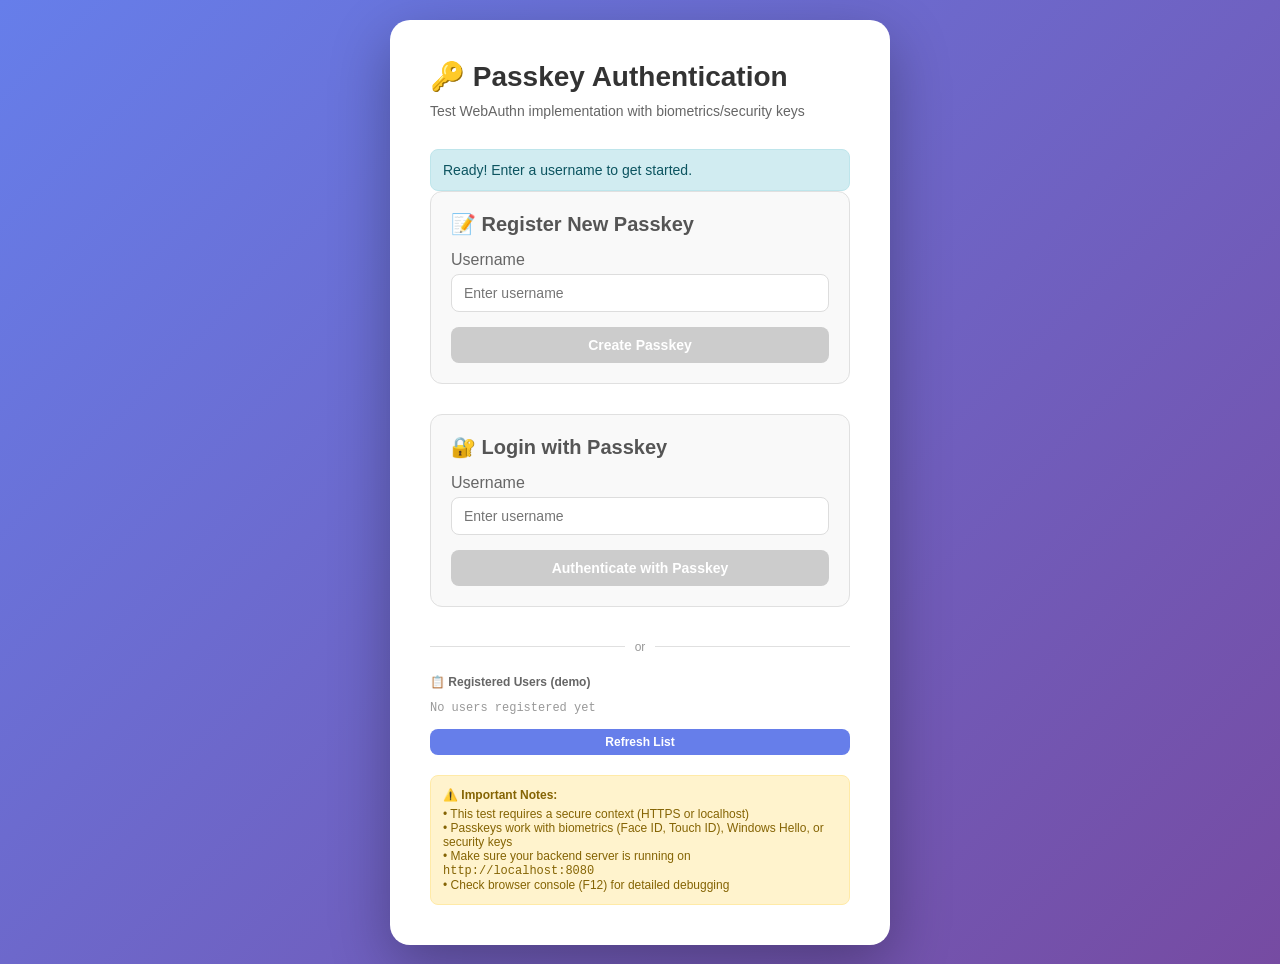
<file: WebAuthn Passkey Test.html>
<!DOCTYPE html>
<html lang="en"><head>
<meta http-equiv="content-type" content="text/html; charset=UTF-8">
    <meta charset="UTF-8">
    <meta name="viewport" content="width=device-width, initial-scale=1.0">
    <title>WebAuthn Passkey Test</title>
    <style>
        * {
            margin: 0;
            padding: 0;
            box-sizing: border-box;
        }

        body {
            font-family: -apple-system, BlinkMacSystemFont, 'Segoe UI', Roboto, Oxygen, Ubuntu, sans-serif;
            background: linear-gradient(135deg, #667eea 0%, #764ba2 100%);
            min-height: 100vh;
            display: flex;
            justify-content: center;
            align-items: center;
            padding: 20px;
        }

        .container {
            background: white;
            border-radius: 20px;
            box-shadow: 0 20px 60px rgba(0,0,0,0.3);
            padding: 40px;
            max-width: 500px;
            width: 100%;
        }

        h1 {
            color: #333;
            margin-bottom: 10px;
            font-size: 28px;
        }

        .subtitle {
            color: #666;
            margin-bottom: 30px;
            font-size: 14px;
        }

        .section {
            margin-bottom: 30px;
            padding: 20px;
            border: 1px solid #e0e0e0;
            border-radius: 12px;
            background: #f9f9f9;
        }

        .section h2 {
            color: #555;
            font-size: 20px;
            margin-bottom: 15px;
        }

        .input-group {
            margin-bottom: 15px;
        }

        label {
            display: block;
            margin-bottom: 5px;
            color: #666;
            font-weight: 500;
        }

        input {
            width: 100%;
            padding: 10px 12px;
            border: 1px solid #ddd;
            border-radius: 8px;
            font-size: 14px;
            transition: border-color 0.3s;
        }

        input:focus {
            outline: none;
            border-color: #667eea;
        }

        button {
            background: #667eea;
            color: white;
            border: none;
            padding: 10px 20px;
            border-radius: 8px;
            font-size: 14px;
            font-weight: 600;
            cursor: pointer;
            transition: transform 0.2s, background 0.2s;
            width: 100%;
        }

        button:hover {
            background: #5a67d8;
            transform: translateY(-1px);
        }

        button:active {
            transform: translateY(0);
        }

        button:disabled {
            background: #ccc;
            cursor: not-allowed;
            transform: none;
        }

        .status {
            margin-top: 15px;
            padding: 12px;
            border-radius: 8px;
            font-size: 14px;
            display: none;
        }

        .status.success {
            background: #d4edda;
            color: #155724;
            border: 1px solid #c3e6cb;
        }

        .status.error {
            background: #f8d7da;
            color: #721c24;
            border: 1px solid #f5c6cb;
        }

        .status.info {
            background: #d1ecf1;
            color: #0c5460;
            border: 1px solid #bee5eb;
        }

        .status.show {
            display: block;
        }

        .divider {
            text-align: center;
            margin: 20px 0;
            position: relative;
        }

        .divider::before {
            content: '';
            position: absolute;
            top: 50%;
            left: 0;
            right: 0;
            height: 1px;
            background: #e0e0e0;
        }

        .divider span {
            background: white;
            padding: 0 10px;
            position: relative;
            color: #999;
            font-size: 12px;
        }

        .user-list {
            margin-top: 20px;
            font-size: 12px;
            color: #666;
        }

        .user-list h3 {
            font-size: 12px;
            margin-bottom: 8px;
        }

        .user-list ul {
            list-style: none;
            padding-left: 0;
        }

        .user-list li {
            padding: 4px 0;
            font-family: monospace;
        }

        .loading {
            display: inline-block;
            width: 14px;
            height: 14px;
            border: 2px solid #f3f3f3;
            border-top: 2px solid #667eea;
            border-radius: 50%;
            animation: spin 1s linear infinite;
            margin-right: 8px;
            vertical-align: middle;
        }

        @keyframes spin {
            0% { transform: rotate(0deg); }
            100% { transform: rotate(360deg); }
        }

        .note {
            margin-top: 20px;
            padding: 12px;
            background: #fff3cd;
            border: 1px solid #ffeaa7;
            border-radius: 8px;
            font-size: 12px;
            color: #856404;
        }

        .note strong {
            display: block;
            margin-bottom: 5px;
        }
    </style>
</head>
<body>
    <div class="container">
        <h1>🔑 Passkey Authentication</h1>
        <div class="subtitle">Test WebAuthn implementation with biometrics/security keys</div>

        <div id="status" class="status info">User list refreshed</div>

        <div class="section">
            <h2>📝 Register New Passkey</h2>
            <div class="input-group">
                <label for="reg-username">Username</label>
                <input type="text" id="reg-username" placeholder="Enter username" autocomplete="username">
            </div>
            <button id="register-btn" disabled="disabled">Create Passkey</button>
        </div>

        <div class="section">
            <h2>🔐 Login with Passkey</h2>
            <div class="input-group">
                <label for="login-username">Username</label>
                <input type="text" id="login-username" placeholder="Enter username" autocomplete="username">
            </div>
            <button id="login-btn" disabled="disabled">Authenticate with Passkey</button>
        </div>

        <div class="divider">
            <span>or</span>
        </div>

        <div class="user-list" id="user-list">
            <h3>📋 Registered Users (demo)</h3>
            <ul id="users"><li style="color:#999;">No users registered yet</li></ul>
            <button id="refresh-users" style="margin-top: 10px; font-size: 12px; padding: 6px;">Refresh List</button>
        </div>

        <div class="note">
            <strong>⚠️ Important Notes:</strong>
            • This test requires a secure context (HTTPS or localhost)<br>
            • Passkeys work with biometrics (Face ID, Touch ID), Windows Hello, or security keys<br>
            • Make sure your backend server is running on <code>http://localhost:8080</code><br>
            • Check browser console (F12) for detailed debugging
        </div>
    </div>
<script>
    const API_BASE = '/api/auth';

    // ── base64url helpers ──────────────────────────────────────────────────────

    function base64urlToBuffer(base64url) {
        const base64 = base64url.replace(/-/g, '+').replace(/_/g, '/');
        const binary = atob(base64);
        const buffer = new Uint8Array(binary.length);
        for (let i = 0; i < binary.length; i++) buffer[i] = binary.charCodeAt(i);
        return buffer.buffer;
    }

    function bufferToBase64url(buffer) {
        const bytes = new Uint8Array(buffer);
        let binary = '';
        for (let i = 0; i < bytes.length; i++) binary += String.fromCharCode(bytes[i]);
        return btoa(binary).replace(/\+/g, '-').replace(/\//g, '_').replace(/=/g, '');
    }

    // Decode the server's registration options so the browser can consume them
    function prepareRegistrationOptions(opts) {
        // opts IS the publicKey object (webauthn-rs serialises it under "publicKey")
        const pk = opts.publicKey;
        pk.challenge = base64urlToBuffer(pk.challenge);
        pk.user.id = base64urlToBuffer(pk.user.id);
        if (pk.excludeCredentials) {
            pk.excludeCredentials = pk.excludeCredentials.map(c => ({
                ...c,
                id: base64urlToBuffer(c.id),
            }));
        }
        return opts; // { publicKey: { challenge: ArrayBuffer, ... } }
    }

    // Decode the server's authentication options so the browser can consume them
    function prepareAuthenticationOptions(opts) {
        const pk = opts.publicKey;
        pk.challenge = base64urlToBuffer(pk.challenge);
        if (pk.allowCredentials) {
            pk.allowCredentials = pk.allowCredentials.map(c => ({
                ...c,
                id: base64urlToBuffer(c.id),
            }));
        }
        return opts;
    }

    // Encode the PublicKeyCredential the browser returns into plain JSON
    // that webauthn-rs can deserialise (all ArrayBuffers → base64url strings)
    function encodeRegistrationCredential(cred) {
        return {
            id: cred.id,
            rawId: bufferToBase64url(cred.rawId),
            type: cred.type,
            response: {
                attestationObject: bufferToBase64url(cred.response.attestationObject),
                clientDataJSON:    bufferToBase64url(cred.response.clientDataJSON),
            },
        };
    }

    function encodeAuthenticationCredential(cred) {
        return {
            id: cred.id,
            rawId: bufferToBase64url(cred.rawId),
            type: cred.type,
            response: {
                authenticatorData: bufferToBase64url(cred.response.authenticatorData),
                clientDataJSON:    bufferToBase64url(cred.response.clientDataJSON),
                signature:         bufferToBase64url(cred.response.signature),
                userHandle: cred.response.userHandle
                    ? bufferToBase64url(cred.response.userHandle)
                    : null,
            },
        };
    }

    // ── UI helpers ─────────────────────────────────────────────────────────────

    function showStatus(message, type = 'info') {
        const statusDiv = document.getElementById('status');
        statusDiv.textContent = message;
        statusDiv.className = `status ${type} show`;
        if (type === 'success' || type === 'info') {
            setTimeout(() => statusDiv.classList.remove('show'), 5000);
        }
    }

    async function apiRequest(endpoint, method, body = null) {
        const options = {
            method,
            headers: { 'Content-Type': 'application/json' },
        };
        if (body) options.body = JSON.stringify(body);

        const response = await fetch(`${API_BASE}${endpoint}`, options);
        if (!response.ok) {
            const errorText = await response.text();
            throw new Error(errorText || `HTTP ${response.status}`);
        }
        return response;
    }

    // ── Registration ───────────────────────────────────────────────────────────

    async function register(username) {
        showStatus(`Starting registration for ${username}...`, 'info');

        // 1. Fetch options from server
        const startResponse = await apiRequest('/register/start', 'POST', { username });
        const rawOptions = await startResponse.json();

        // 2. Decode base64url fields → ArrayBuffer
        const options = prepareRegistrationOptions(rawOptions);

        showStatus('Please complete the passkey creation dialog...', 'info');

        // 3. Ask the browser / authenticator to create a credential
        const credential = await navigator.credentials.create(options);
        if (!credential) throw new Error('Credential creation was cancelled');

        // 4. Re-encode ArrayBuffers → base64url for the server
        const encoded = encodeRegistrationCredential(credential);

        // 5. Send to server
        const finishResponse = await apiRequest(
            `/register/finish?username=${encodeURIComponent(username)}`,
            'POST',
            encoded
        );
        const result = await finishResponse.json();
        showStatus(`✅ ${result.message || 'Registered successfully!'}`, 'success');
        addUserToLocalStorage(username);
        refreshUserList();
    }

    // ── Authentication ─────────────────────────────────────────────────────────

    async function login(username) {
        showStatus(`Starting authentication for ${username}...`, 'info');

        // 1. Fetch options from server
        const startResponse = await apiRequest('/login/start', 'POST', { username });
        const rawOptions = await startResponse.json();

        // 2. Decode base64url fields → ArrayBuffer
        const options = prepareAuthenticationOptions(rawOptions);

        showStatus('Please complete the passkey authentication dialog...', 'info');

        // 3. Ask the browser / authenticator to sign the challenge
        const credential = await navigator.credentials.get(options);
        if (!credential) throw new Error('Authentication was cancelled');

        // 4. Re-encode ArrayBuffers → base64url for the server
        const encoded = encodeAuthenticationCredential(credential);

        // 5. Send to server
        const finishResponse = await apiRequest(
            `/login/finish?username=${encodeURIComponent(username)}`,
            'POST',
            encoded
        );
        const result = await finishResponse.json();
        showStatus(`✅ ${result.message || 'Logged in successfully!'}`, 'success');
    }

    // ── User list (localStorage demo) ─────────────────────────────────────────

    function addUserToLocalStorage(username) {
        const users = JSON.parse(localStorage.getItem('webauthn_users') || '[]');
        if (!users.includes(username)) {
            users.push(username);
            localStorage.setItem('webauthn_users', JSON.stringify(users));
        }
    }

    function refreshUserList() {
        const userList = document.getElementById('users');
        const storedUsers = JSON.parse(localStorage.getItem('webauthn_users') || '[]');
        userList.innerHTML = storedUsers.length
            ? storedUsers.map(u => `<li>👤 ${escapeHtml(u)}</li>`).join('')
            : '<li style="color:#999;">No users registered yet</li>';
    }

    function escapeHtml(str) {
        const div = document.createElement('div');
        div.textContent = str;
        return div.innerHTML;
    }

    // ── WebAuthn support check ─────────────────────────────────────────────────

    function checkWebAuthnSupport() {
        if (!window.PublicKeyCredential) {
            showStatus('❌ WebAuthn not supported. Use Chrome, Firefox, Safari, or Edge.', 'error');
            document.getElementById('register-btn').disabled = true;
            document.getElementById('login-btn').disabled = true;
            return false;
        }
        PublicKeyCredential.isUserVerifyingPlatformAuthenticatorAvailable()
            .then(ok => console.log(ok
                ? '✅ Platform authenticator available'
                : '⚠️ Platform authenticator not available, but security keys may work'))
            .catch(err => console.error('Authenticator check error:', err));
        return true;
    }

    // ── Event listeners ────────────────────────────────────────────────────────

    document.getElementById('register-btn').addEventListener('click', async () => {
        const username = document.getElementById('reg-username').value.trim();
        if (!username)           return showStatus('Please enter a username', 'error');
        if (username.length < 3) return showStatus('Username must be at least 3 characters', 'error');

        const btn = document.getElementById('register-btn');
        btn.disabled = true;
        btn.innerHTML = '<span class="loading"></span> Creating...';
        try {
            await register(username);
        } catch (err) {
            console.error('Registration error:', err);
            showStatus(
                err.name === 'NotAllowedError' ? '❌ Registration cancelled' :
                err.name === 'NotSupportedError' ? '❌ Not supported on this device' :
                `❌ Registration failed: ${err.message}`,
                'error'
            );
        } finally {
            btn.disabled = false;
            btn.textContent = 'Create Passkey';
        }
    });

    document.getElementById('login-btn').addEventListener('click', async () => {
        const username = document.getElementById('login-username').value.trim();
        if (!username) return showStatus('Please enter a username', 'error');

        const btn = document.getElementById('login-btn');
        btn.disabled = true;
        btn.innerHTML = '<span class="loading"></span> Authenticating...';
        try {
            await login(username);
        } catch (err) {
            console.error('Login error:', err);
            showStatus(
                err.name === 'NotAllowedError' ? '❌ Authentication cancelled' :
                err.message.includes('not found') ? '❌ No passkey found — register first' :
                `❌ Authentication failed: ${err.message}`,
                'error'
            );
        } finally {
            btn.disabled = false;
            btn.textContent = 'Authenticate with Passkey';
        }
    });

    document.getElementById('refresh-users').addEventListener('click', () => {
        refreshUserList();
        showStatus('User list refreshed', 'info');
    });

    document.getElementById('reg-username').addEventListener('keypress', e => {
        if (e.key === 'Enter') document.getElementById('register-btn').click();
    });
    document.getElementById('login-username').addEventListener('keypress', e => {
        if (e.key === 'Enter') document.getElementById('login-btn').click();
    });

    // ── Init ───────────────────────────────────────────────────────────────────

    console.log('WebAuthn Support:', {
        PublicKeyCredential: !!window.PublicKeyCredential,
        CredentialsContainer: !!navigator.credentials,
        Create: !!navigator.credentials?.create,
        Get: !!navigator.credentials?.get,
    });

    if (checkWebAuthnSupport()) {
        refreshUserList();
        showStatus('Ready! Enter a username to get started.', 'info');
    }
</script>
  

</body></html>
</file>
<file: inventory/css/styles.css>
/* styles.css — Industrial Inventory System */

/* ─── Fonts ──────────────────────────────────────────────────────── */
@import url('https://fonts.googleapis.com/css2?family=Space+Mono:ital,wght@0,400;0,700;1,400&family=Barlow+Condensed:wght@400;600;700;800&display=swap');

/* ─── Design tokens ─────────────────────────────────────────────── */
:root {
  --bg:        #0d0f0f;
  --bg-2:      #141717;
  --bg-3:      #1c2020;
  --bg-4:      #222828;
  --border:    #2a3030;
  --border-hi: #3d4a4a;
  --text:      #d4dede;
  --text-dim:  #6b8080;
  --text-mute: #3d5050;
  --amber:     #ffb300;
  --amber-dim: #cc8f00;
  --amber-lo:  #1a1200;
  --green:     #39d98a;
  --green-lo:  #0a2018;
  --red:       #ff4d5a;
  --red-lo:    #1f0a0d;
  --blue:      #4db8ff;
  --font-mono: 'Space Mono', monospace;
  --font-ui:   'Barlow Condensed', sans-serif;
  --radius:    2px;
  --transition: 140ms ease;
}

/* ─── Reset ─────────────────────────────────────────────────────── */
*, *::before, *::after { box-sizing: border-box; margin: 0; padding: 0; }
html { font-size: 16px; scroll-behavior: smooth; }
body {
  background: var(--bg);
  color: var(--text);
  font-family: var(--font-mono);
  font-size: 0.8rem;
  line-height: 1.6;
  min-height: 100vh;
  -webkit-font-smoothing: antialiased;
}

/* ─── Layout shell ──────────────────────────────────────────────── */
.app-shell {
  display: grid;
  grid-template-rows: auto auto auto 1fr;
  min-height: 100vh;
  max-width: 1600px;
  margin: 0 auto;
}

/* ─── Header ────────────────────────────────────────────────────── */
.header {
  display: flex;
  align-items: center;
  justify-content: space-between;
  padding: 0 2rem;
  height: 56px;
  background: var(--bg-2);
  border-bottom: 1px solid var(--border);
  position: sticky;
  top: 0;
  z-index: 100;
}

.header__brand {
  display: flex;
  align-items: center;
  gap: 0.75rem;
}

.header__logo {
  width: 28px;
  height: 28px;
  border: 2px solid var(--amber);
  display: grid;
  place-items: center;
  color: var(--amber);
  font-size: 0.65rem;
  font-weight: 700;
  letter-spacing: -0.05em;
  flex-shrink: 0;
}

.header__title {
  font-family: var(--font-ui);
  font-weight: 800;
  font-size: 1.2rem;
  letter-spacing: 0.12em;
  text-transform: uppercase;
  color: var(--text);
}

.header__sub {
  font-size: 0.65rem;
  color: var(--text-dim);
  letter-spacing: 0.05em;
}

.header__meta {
  display: flex;
  align-items: center;
  gap: 0.5rem;
  font-size: 0.65rem;
  color: var(--text-mute);
}

.header__meta-label { color: var(--text-dim); }
.header__meta-url { color: var(--amber-dim); font-size: 0.6rem; }

/* ─── Stats bar ─────────────────────────────────────────────────── */
.stats-bar {
  display: flex;
  gap: 0;
  background: var(--bg-2);
  border-bottom: 2px solid var(--amber);
  padding: 0 2rem;
}

.stat {
  display: flex;
  align-items: baseline;
  gap: 0.5rem;
  padding: 0.5rem 1.5rem 0.5rem 0;
  margin-right: 1.5rem;
  border-right: 1px solid var(--border);
}
.stat:last-child { border-right: none; }

.stat__label {
  font-family: var(--font-ui);
  font-size: 0.65rem;
  font-weight: 600;
  letter-spacing: 0.1em;
  color: var(--text-dim);
}

.stat__value {
  font-family: var(--font-mono);
  font-size: 1.1rem;
  font-weight: 700;
  color: var(--amber);
}

/* ─── Toolbar ───────────────────────────────────────────────────── */
.toolbar {
  display: flex;
  align-items: center;
  justify-content: space-between;
  gap: 1rem;
  padding: 0.75rem 2rem;
  background: var(--bg-3);
  border-bottom: 1px solid var(--border);
}

.toolbar__search {
  flex: 1;
  max-width: 400px;
  background: var(--bg);
  border: 1px solid var(--border);
  border-radius: var(--radius);
  color: var(--text);
  font-family: var(--font-mono);
  font-size: 0.75rem;
  padding: 0.5rem 0.75rem;
  outline: none;
  transition: border-color var(--transition);
}
.toolbar__search:focus { border-color: var(--amber); }
.toolbar__search::placeholder { color: var(--text-mute); }

/* ─── Buttons ───────────────────────────────────────────────────── */
.btn {
  font-family: var(--font-ui);
  font-size: 0.85rem;
  font-weight: 700;
  letter-spacing: 0.1em;
  border: 1px solid transparent;
  border-radius: var(--radius);
  padding: 0.45rem 1.1rem;
  cursor: pointer;
  transition: background var(--transition), color var(--transition), border-color var(--transition);
  white-space: nowrap;
  display: inline-flex;
  align-items: center;
  gap: 0.4rem;
}

.btn--primary {
  background: var(--amber);
  color: #000;
  border-color: var(--amber);
}
.btn--primary:hover { background: var(--amber-dim); border-color: var(--amber-dim); }
.btn--primary:disabled { opacity: 0.5; cursor: not-allowed; }

.btn--secondary {
  background: transparent;
  color: var(--text);
  border-color: var(--border-hi);
}
.btn--secondary:hover { border-color: var(--text-dim); color: var(--text); }

/* ─── Main content ──────────────────────────────────────────────── */
.main-content {
  padding: 1.5rem 2rem;
  position: relative;
  overflow-x: auto;
}

/* ─── Data table ────────────────────────────────────────────────── */
.data-table {
  width: 100%;
  border-collapse: collapse;
  font-size: 0.78rem;
}

.th {
  font-family: var(--font-ui);
  font-size: 0.7rem;
  font-weight: 700;
  letter-spacing: 0.1em;
  text-transform: uppercase;
  color: var(--text-dim);
  text-align: left;
  padding: 0.6rem 0.75rem;
  border-bottom: 2px solid var(--border);
  white-space: nowrap;
  user-select: none;
}
.th--sortable { cursor: pointer; }
.th--sortable:hover { color: var(--text); }
.th--active { color: var(--amber); }

.td {
  padding: 0.65rem 0.75rem;
  border-bottom: 1px solid var(--border);
  vertical-align: middle;
  transition: background var(--transition);
}

.item-row:hover .td { background: var(--bg-3); }

.td--name { font-weight: 700; color: var(--text); max-width: 180px; }
.td--desc { color: var(--text-dim); max-width: 240px; white-space: nowrap; overflow: hidden; text-overflow: ellipsis; }
.td--qty  { font-family: var(--font-mono); text-align: right; width: 80px; }
.td--qty-low  { color: #f0a500; }
.td--qty-zero { color: var(--red); }
.td--price { font-family: var(--font-mono); text-align: right; width: 110px; color: var(--green); }
.td--date  { color: var(--text-mute); font-size: 0.68rem; white-space: nowrap; }
.td--actions { white-space: nowrap; width: 100px; text-align: right; }

/* ─── Action buttons ────────────────────────────────────────────── */
.action-btn {
  background: none;
  border: 1px solid transparent;
  border-radius: var(--radius);
  color: var(--text-dim);
  cursor: pointer;
  font-size: 0.8rem;
  line-height: 1;
  padding: 0.25rem 0.4rem;
  transition: color var(--transition), border-color var(--transition), background var(--transition);
}
.action-btn:hover { background: var(--bg-4); border-color: var(--border-hi); }
.action-btn--view:hover { color: var(--blue); border-color: var(--blue); }
.action-btn--edit:hover { color: var(--amber); border-color: var(--amber); }
.action-btn--delete:hover { color: var(--red); border-color: var(--red); }
.action-btn:disabled { opacity: 0.4; cursor: not-allowed; }

/* ─── Empty state ───────────────────────────────────────────────── */
.empty-state {
  text-align: center;
  padding: 5rem 2rem;
  color: var(--text-dim);
}
.empty-state__icon {
  display: block;
  font-size: 3rem;
  color: var(--text-mute);
  margin-bottom: 1rem;
}
.empty-state__sub { color: var(--text-mute); font-size: 0.75rem; margin-top: 0.25rem; }

/* ─── Loading overlay ───────────────────────────────────────────── */
.loading-overlay {
  display: none;
  position: fixed;
  inset: 0;
  background: rgba(13, 15, 15, 0.75);
  z-index: 200;
  align-items: center;
  justify-content: center;
  gap: 1rem;
  font-family: var(--font-ui);
  font-size: 0.9rem;
  letter-spacing: 0.15em;
  color: var(--amber);
  backdrop-filter: blur(2px);
}
.loading-overlay--visible { display: flex; }

.spinner {
  width: 28px;
  height: 28px;
  border: 2px solid var(--border-hi);
  border-top-color: var(--amber);
  border-radius: 50%;
  animation: spin 0.7s linear infinite;
}
@keyframes spin { to { transform: rotate(360deg); } }

/* ─── Error bar ─────────────────────────────────────────────────── */
.error-bar {
  display: none;
  background: var(--red-lo);
  border-left: 3px solid var(--red);
  color: var(--red);
  font-size: 0.78rem;
  padding: 0.6rem 1rem;
  margin-bottom: 0.75rem;
}
.error-bar--visible { display: block; }

/* ─── Toast ─────────────────────────────────────────────────────── */
.toast {
  position: fixed;
  bottom: 1.5rem;
  right: 1.5rem;
  z-index: 500;
  padding: 0.65rem 1.25rem;
  border-left: 3px solid;
  font-size: 0.78rem;
  max-width: 340px;
  transform: translateY(120%);
  opacity: 0;
  transition: transform 0.25s ease, opacity 0.25s ease;
  border-radius: var(--radius);
  backdrop-filter: blur(4px);
}
.toast--error   { background: var(--red-lo);   border-color: var(--red);   color: var(--red); }
.toast--success { background: var(--green-lo);  border-color: var(--green); color: var(--green); }
.toast--visible { transform: translateY(0); opacity: 1; }

/* ─── Modal ─────────────────────────────────────────────────────── */
.modal-backdrop {
  position: fixed;
  inset: 0;
  background: rgba(0, 0, 0, 0.7);
  backdrop-filter: blur(3px);
  z-index: 300;
  display: flex;
  align-items: center;
  justify-content: center;
  padding: 1rem;
  animation: fadeIn 0.15s ease;
}
@keyframes fadeIn { from { opacity: 0; } to { opacity: 1; } }

.modal {
  background: var(--bg-2);
  border: 1px solid var(--border-hi);
  border-top: 2px solid var(--amber);
  border-radius: var(--radius);
  width: 100%;
  max-width: 520px;
  max-height: 90vh;
  display: flex;
  flex-direction: column;
  animation: slideUp 0.2s ease;
  box-shadow: 0 24px 64px rgba(0,0,0,0.6);
}
@keyframes slideUp { from { transform: translateY(16px); opacity: 0; } to { transform: none; opacity: 1; } }

.modal__header {
  display: flex;
  align-items: center;
  justify-content: space-between;
  padding: 1rem 1.25rem 0.75rem;
  border-bottom: 1px solid var(--border);
  flex-shrink: 0;
}
.modal__title {
  font-family: var(--font-ui);
  font-size: 1rem;
  font-weight: 800;
  letter-spacing: 0.12em;
  color: var(--amber);
}
.modal__close {
  background: none;
  border: none;
  color: var(--text-dim);
  cursor: pointer;
  font-size: 0.9rem;
  padding: 0.25rem;
  transition: color var(--transition);
}
.modal__close:hover { color: var(--red); }

.modal__body {
  padding: 1.25rem;
  overflow-y: auto;
  flex: 1;
}

.modal__footer {
  padding: 0.75rem 1.25rem;
  border-top: 1px solid var(--border);
  display: flex;
  justify-content: flex-end;
  gap: 0.75rem;
  flex-shrink: 0;
}

/* ─── Form ──────────────────────────────────────────────────────── */
.form { display: flex; flex-direction: column; gap: 1rem; }
.form__group { display: flex; flex-direction: column; gap: 0.3rem; }

.form__label {
  font-family: var(--font-ui);
  font-size: 0.7rem;
  font-weight: 700;
  letter-spacing: 0.1em;
  color: var(--text-dim);
}

.form__input {
  background: var(--bg);
  border: 1px solid var(--border);
  border-radius: var(--radius);
  color: var(--text);
  font-family: var(--font-mono);
  font-size: 0.78rem;
  padding: 0.55rem 0.75rem;
  outline: none;
  transition: border-color var(--transition);
  width: 100%;
}
.form__input:focus { border-color: var(--amber); }
.form__input--invalid { border-color: var(--red) !important; }
.form__input--textarea { resize: vertical; min-height: 72px; }

.form__error {
  color: var(--red);
  font-size: 0.68rem;
  min-height: 1em;
}

/* ─── Detail list ───────────────────────────────────────────────── */
.detail-list {
  display: grid;
  grid-template-columns: 130px 1fr;
  gap: 0;
}
.detail-list__key {
  font-family: var(--font-ui);
  font-size: 0.7rem;
  font-weight: 700;
  letter-spacing: 0.1em;
  color: var(--text-dim);
  padding: 0.55rem 0.5rem 0.55rem 0;
  border-bottom: 1px solid var(--border);
  display: flex;
  align-items: center;
}
.detail-list__val {
  font-family: var(--font-mono);
  font-size: 0.78rem;
  color: var(--text);
  padding: 0.55rem 0;
  border-bottom: 1px solid var(--border);
  word-break: break-word;
}

/* ─── Reload button ─────────────────────────────────────────────── */
.reload-btn {
  background: none;
  border: 1px solid var(--border);
  border-radius: var(--radius);
  color: var(--text-dim);
  cursor: pointer;
  font-family: var(--font-ui);
  font-size: 0.7rem;
  letter-spacing: 0.08em;
  padding: 0.3rem 0.6rem;
  transition: border-color var(--transition), color var(--transition);
}
.reload-btn:hover { border-color: var(--amber); color: var(--amber); }

/* ─── Responsive ────────────────────────────────────────────────── */
@media (max-width: 900px) {
  .header { padding: 0 1rem; }
  .stats-bar { padding: 0 1rem; overflow-x: auto; }
  .toolbar { padding: 0.75rem 1rem; }
  .main-content { padding: 1rem; }
  .td--desc { display: none; }
}

@media (max-width: 600px) {
  .header__meta { display: none; }
  .stat { padding: 0.5rem 0.75rem 0.5rem 0; margin-right: 0.75rem; }
  .td--date { display: none; }
  .toolbar__search { max-width: none; }
  .modal { max-height: 100vh; border-radius: 0; }
  .modal-backdrop { padding: 0; align-items: flex-end; }
}

/* ─── Scrollbar ─────────────────────────────────────────────────── */
::-webkit-scrollbar { width: 6px; height: 6px; }
::-webkit-scrollbar-track { background: var(--bg); }
::-webkit-scrollbar-thumb { background: var(--border-hi); border-radius: 3px; }
::-webkit-scrollbar-thumb:hover { background: var(--text-mute); }
</file>
<file: webtrack/styles.css>
/* ── Reset & Base ── */
  *, *::before, *::after { box-sizing: border-box; margin: 0; padding: 0; }

  :root {
    --bg:        #0b0c0e;
    --surface:   #131518;
    --surface2:  #1a1d22;
    --border:    #252830;
    --border2:   #2f3340;
    --text:      #c8cdd8;
    --text-dim:  #606675;
    --text-mute: #383c47;
    --accent:    #e8ff47;
    --accent-dim:#b8cc38;
    --accent-bg: rgba(232,255,71,.06);
    --red:       #ff4d4d;
    --red-dim:   #c43a3a;
    --green:     #3dff9a;
    --blue:      #4db8ff;
    --orange:    #ff9d3d;
    --mono: 'Space Mono', monospace;
    --sans: 'Barlow', sans-serif;
    --radius: 3px;
    --transition: 140ms ease;
  }

  html { font-size: 14px; }
  body {
    background: var(--bg);
    color: var(--text);
    font-family: var(--sans);
    font-weight: 400;
    min-height: 100vh;
    display: flex;
    flex-direction: column;
    overflow-x: hidden;
  }

  /* ── Scrollbar ── */
  ::-webkit-scrollbar { width: 6px; height: 6px; }
  ::-webkit-scrollbar-track { background: var(--bg); }
  ::-webkit-scrollbar-thumb { background: var(--border2); border-radius: 3px; }

  /* ── Header ── */
  .header {
    display: flex;
    align-items: center;
    gap: 24px;
    padding: 0 24px;
    height: 52px;
    border-bottom: 1px solid var(--border);
    background: var(--surface);
    position: sticky;
    top: 0;
    z-index: 100;
    flex-shrink: 0;
  }
  .logo {
    font-family: var(--mono);
    font-weight: 700;
    font-size: 15px;
    letter-spacing: -0.5px;
    color: var(--accent);
    display: flex;
    align-items: center;
    gap: 8px;
    user-select: none;
  }
  .logo-dot {
    width: 7px; height: 7px;
    border-radius: 50%;
    background: var(--accent);
    animation: pulse 2.4s ease-in-out infinite;
  }
  @keyframes pulse {
    0%,100% { opacity: 1; transform: scale(1); }
    50% { opacity: .4; transform: scale(.8); }
  }
  .header-status {
    margin-left: auto;
    display: flex;
    align-items: center;
    gap: 6px;
    font-family: var(--mono);
    font-size: 11px;
    color: var(--text-dim);
  }
  .status-dot {
    width: 6px; height: 6px;
    border-radius: 50%;
    background: var(--green);
  }
  .status-dot.error { background: var(--red); }

  /* ── Layout ── */
  .layout {
    display: flex;
    flex: 1;
    min-height: 0;
  }

  /* ── Sidebar ── */
  .sidebar {
    width: 220px;
    flex-shrink: 0;
    background: var(--surface);
    border-right: 1px solid var(--border);
    display: flex;
    flex-direction: column;
    padding: 16px 0;
    gap: 2px;
    overflow-y: auto;
  }
  .sidebar-section {
    padding: 0 12px;
    margin-bottom: 4px;
  }
  .sidebar-label {
    font-family: var(--mono);
    font-size: 9px;
    letter-spacing: 1.5px;
    text-transform: uppercase;
    color: var(--text-mute);
    padding: 6px 8px 4px;
  }
  .nav-item {
    display: flex;
    align-items: center;
    gap: 10px;
    padding: 7px 10px;
    border-radius: var(--radius);
    cursor: pointer;
    font-size: 13px;
    color: var(--text-dim);
    transition: background var(--transition), color var(--transition);
    border: 1px solid transparent;
    font-weight: 500;
    user-select: none;
  }
  .nav-item:hover { background: var(--surface2); color: var(--text); }
  .nav-item.active {
    background: var(--accent-bg);
    color: var(--accent);
    border-color: rgba(232,255,71,.12);
  }
  .nav-item .icon {
    font-size: 14px;
    width: 18px;
    text-align: center;
    flex-shrink: 0;
  }
  .nav-badge {
    margin-left: auto;
    font-family: var(--mono);
    font-size: 10px;
    color: var(--text-dim);
    background: var(--surface2);
    border: 1px solid var(--border);
    border-radius: 2px;
    padding: 1px 5px;
  }
  .sidebar-divider {
    height: 1px;
    background: var(--border);
    margin: 8px 12px;
  }

  /* ── Main Content ── */
  .main {
    flex: 1;
    min-width: 0;
    display: flex;
    flex-direction: column;
    overflow: hidden;
  }
  .page {
    display: none;
    flex-direction: column;
    flex: 1;
    overflow: hidden;
    animation: fadeIn 180ms ease;
  }
  .page.active { display: flex; }
  @keyframes fadeIn { from { opacity: 0; transform: translateY(4px); } to { opacity: 1; } }

  /* ── Page Header ── */
  .page-header {
    display: flex;
    align-items: center;
    gap: 16px;
    padding: 16px 24px;
    border-bottom: 1px solid var(--border);
    flex-shrink: 0;
    background: var(--surface);
  }
  .page-title {
    font-family: var(--mono);
    font-size: 13px;
    font-weight: 700;
    letter-spacing: -0.3px;
    color: var(--text);
  }
  .page-subtitle {
    font-size: 12px;
    color: var(--text-dim);
  }
  .page-actions { margin-left: auto; display: flex; gap: 8px; align-items: center; }

  /* ── Buttons ── */
  .btn {
    display: inline-flex;
    align-items: center;
    gap: 6px;
    padding: 6px 12px;
    border-radius: var(--radius);
    font-family: var(--mono);
    font-size: 11px;
    font-weight: 700;
    letter-spacing: .3px;
    cursor: pointer;
    border: 1px solid transparent;
    transition: all var(--transition);
    user-select: none;
    white-space: nowrap;
  }
  .btn-primary {
    background: var(--accent);
    color: #0b0c0e;
    border-color: var(--accent);
  }
  .btn-primary:hover { background: var(--accent-dim); border-color: var(--accent-dim); }
  .btn-ghost {
    background: transparent;
    color: var(--text-dim);
    border-color: var(--border2);
  }
  .btn-ghost:hover { background: var(--surface2); color: var(--text); border-color: var(--border2); }
  .btn-danger {
    background: transparent;
    color: var(--red);
    border-color: rgba(255,77,77,.3);
  }
  .btn-danger:hover { background: rgba(255,77,77,.08); }
  .btn-sm { padding: 4px 8px; font-size: 10px; }
  .btn:disabled { opacity: .4; cursor: not-allowed; }

  /* ── Content Area ── */
  .content {
    flex: 1;
    overflow-y: auto;
    padding: 20px 24px;
  }

  /* ── Cards ── */
  .card {
    background: var(--surface);
    border: 1px solid var(--border);
    border-radius: var(--radius);
    overflow: hidden;
  }
  .card-header {
    display: flex;
    align-items: center;
    gap: 12px;
    padding: 12px 16px;
    border-bottom: 1px solid var(--border);
  }
  .card-title {
    font-family: var(--mono);
    font-size: 11px;
    font-weight: 700;
    letter-spacing: .5px;
    text-transform: uppercase;
    color: var(--text-dim);
  }

  /* ── Stats Row ── */
  .stats-row {
    display: grid;
    grid-template-columns: repeat(auto-fit, minmax(160px, 1fr));
    gap: 12px;
    margin-bottom: 20px;
  }
  .stat-card {
    background: var(--surface);
    border: 1px solid var(--border);
    border-radius: var(--radius);
    padding: 14px 16px;
    display: flex;
    flex-direction: column;
    gap: 4px;
  }
  .stat-label {
    font-family: var(--mono);
    font-size: 9px;
    letter-spacing: 1.2px;
    text-transform: uppercase;
    color: var(--text-mute);
  }
  .stat-value {
    font-family: var(--mono);
    font-size: 24px;
    font-weight: 700;
    color: var(--accent);
    letter-spacing: -1px;
    line-height: 1;
  }
  .stat-meta {
    font-size: 11px;
    color: var(--text-dim);
  }

  /* ── Table ── */
  .table-wrap { overflow-x: auto; }
  table {
    width: 100%;
    border-collapse: collapse;
    font-size: 12.5px;
  }
  thead tr {
    border-bottom: 1px solid var(--border2);
  }
  th {
    font-family: var(--mono);
    font-size: 9px;
    letter-spacing: 1.2px;
    text-transform: uppercase;
    color: var(--text-mute);
    font-weight: 400;
    padding: 8px 12px;
    text-align: left;
    white-space: nowrap;
  }
  td {
    padding: 9px 12px;
    border-bottom: 1px solid var(--border);
    color: var(--text);
    vertical-align: middle;
  }
  tr:last-child td { border-bottom: none; }
  tbody tr { transition: background var(--transition); }
  tbody tr:hover { background: var(--surface2); }

  .cell-mono {
    font-family: var(--mono);
    font-size: 11px;
    color: var(--text-dim);
  }
  .cell-id {
    font-family: var(--mono);
    font-size: 10px;
    color: var(--text-mute);
    max-width: 120px;
    overflow: hidden;
    text-overflow: ellipsis;
    white-space: nowrap;
  }

  /* ── Badges ── */
  .badge {
    display: inline-flex;
    align-items: center;
    gap: 4px;
    font-family: var(--mono);
    font-size: 10px;
    padding: 2px 7px;
    border-radius: 2px;
    font-weight: 700;
    letter-spacing: .3px;
  }
  .badge-green { background: rgba(61,255,154,.1); color: var(--green); border: 1px solid rgba(61,255,154,.2); }
  .badge-blue  { background: rgba(77,184,255,.1); color: var(--blue);  border: 1px solid rgba(77,184,255,.2); }
  .badge-orange{ background: rgba(255,157,61,.1); color: var(--orange);border: 1px solid rgba(255,157,61,.2); }
  .badge-red   { background: rgba(255,77,77,.1);  color: var(--red);   border: 1px solid rgba(255,77,77,.2); }
  .badge-accent{ background: var(--accent-bg);    color: var(--accent);border: 1px solid rgba(232,255,71,.15);}
  .badge-mute  { background: var(--surface2);     color: var(--text-dim); border: 1px solid var(--border2); }

  /* ── Form ── */
  .form-group { display: flex; flex-direction: column; gap: 5px; }
  .form-label {
    font-family: var(--mono);
    font-size: 10px;
    letter-spacing: .8px;
    text-transform: uppercase;
    color: var(--text-dim);
  }
  .form-input, .form-textarea, .form-select {
    background: var(--bg);
    border: 1px solid var(--border2);
    border-radius: var(--radius);
    padding: 7px 10px;
    font-family: var(--mono);
    font-size: 12px;
    color: var(--text);
    transition: border-color var(--transition);
    width: 100%;
  }
  .form-input:focus, .form-textarea:focus, .form-select:focus {
    outline: none;
    border-color: var(--accent);
  }
  .form-textarea { resize: vertical; min-height: 80px; font-family: var(--mono); }
  .form-select { cursor: pointer; }
  .form-grid { display: grid; gap: 14px; }
  .form-grid-2 { grid-template-columns: 1fr 1fr; }
  .form-grid-3 { grid-template-columns: 1fr 1fr 1fr; }

  /* ── Modal ── */
  .modal-overlay {
    display: none;
    position: fixed;
    inset: 0;
    background: rgba(0,0,0,.7);
    z-index: 200;
    align-items: center;
    justify-content: center;
    backdrop-filter: blur(2px);
    padding: 20px;
  }
  .modal-overlay.open { display: flex; }
  .modal {
    background: var(--surface);
    border: 1px solid var(--border2);
    border-radius: 4px;
    width: 100%;
    max-width: 540px;
    max-height: 90vh;
    overflow-y: auto;
    animation: modalIn 160ms ease;
  }
  .modal-wide { max-width: 720px; }
  @keyframes modalIn { from { opacity: 0; transform: scale(.97) translateY(8px); } }
  .modal-header {
    display: flex;
    align-items: center;
    padding: 16px 20px;
    border-bottom: 1px solid var(--border);
    gap: 10px;
  }
  .modal-title {
    font-family: var(--mono);
    font-size: 12px;
    font-weight: 700;
    color: var(--text);
  }
  .modal-close {
    margin-left: auto;
    background: none;
    border: none;
    color: var(--text-dim);
    cursor: pointer;
    font-size: 16px;
    padding: 2px 6px;
    border-radius: 2px;
    transition: color var(--transition);
  }
  .modal-close:hover { color: var(--text); }
  .modal-body { padding: 20px; display: flex; flex-direction: column; gap: 14px; }
  .modal-footer {
    display: flex;
    gap: 8px;
    justify-content: flex-end;
    padding: 14px 20px;
    border-top: 1px solid var(--border);
  }

  /* ── Pagination ── */
  .pagination {
    display: flex;
    align-items: center;
    gap: 4px;
    padding: 12px 16px;
    border-top: 1px solid var(--border);
    justify-content: flex-end;
  }
  .pagination-info {
    font-family: var(--mono);
    font-size: 10px;
    color: var(--text-mute);
    margin-right: auto;
  }
  .page-btn {
    background: none;
    border: 1px solid var(--border);
    color: var(--text-dim);
    font-family: var(--mono);
    font-size: 11px;
    padding: 4px 8px;
    border-radius: var(--radius);
    cursor: pointer;
    transition: all var(--transition);
  }
  .page-btn:hover:not(:disabled) { background: var(--surface2); border-color: var(--border2); color: var(--text); }
  .page-btn.active { background: var(--accent-bg); border-color: rgba(232,255,71,.2); color: var(--accent); }
  .page-btn:disabled { opacity: .3; cursor: not-allowed; }

  /* ── Filter Bar ── */
  .filter-bar {
    display: flex;
    align-items: center;
    gap: 8px;
    padding: 10px 24px;
    border-bottom: 1px solid var(--border);
    background: var(--surface);
    flex-wrap: wrap;
    flex-shrink: 0;
  }
  .filter-input {
    background: var(--bg);
    border: 1px solid var(--border);
    border-radius: var(--radius);
    padding: 5px 10px;
    font-family: var(--mono);
    font-size: 11px;
    color: var(--text);
    transition: border-color var(--transition);
    min-width: 200px;
  }
  .filter-input:focus { outline: none; border-color: var(--accent); }
  .filter-select {
    background: var(--bg);
    border: 1px solid var(--border);
    border-radius: var(--radius);
    padding: 5px 10px;
    font-family: var(--mono);
    font-size: 11px;
    color: var(--text);
    cursor: pointer;
  }
  .filter-select:focus { outline: none; }

  /* ── Empty State ── */
  .empty-state {
    display: flex;
    flex-direction: column;
    align-items: center;
    justify-content: center;
    padding: 60px 20px;
    gap: 10px;
  }
  .empty-icon { font-size: 32px; opacity: .3; }
  .empty-title {
    font-family: var(--mono);
    font-size: 12px;
    font-weight: 700;
    color: var(--text-dim);
  }
  .empty-sub { font-size: 12px; color: var(--text-mute); }

  /* ── Condition Row ── */
  .condition-row {
    display: grid;
    grid-template-columns: 1fr 1fr 1fr auto;
    gap: 6px;
    align-items: center;
  }
  .condition-remove {
    background: none;
    border: 1px solid rgba(255,77,77,.3);
    color: var(--red);
    border-radius: var(--radius);
    cursor: pointer;
    padding: 5px 8px;
    font-size: 12px;
    transition: all var(--transition);
  }
  .condition-remove:hover { background: rgba(255,77,77,.1); }

  /* ── Toast ── */
  .toast-container {
    position: fixed;
    bottom: 20px;
    right: 20px;
    display: flex;
    flex-direction: column;
    gap: 8px;
    z-index: 999;
    pointer-events: none;
  }
  .toast {
    background: var(--surface2);
    border: 1px solid var(--border2);
    border-radius: var(--radius);
    padding: 10px 14px;
    font-family: var(--mono);
    font-size: 11px;
    color: var(--text);
    display: flex;
    align-items: center;
    gap: 8px;
    pointer-events: auto;
    animation: toastIn 200ms ease, toastOut 200ms ease 2.8s forwards;
    max-width: 320px;
    box-shadow: 0 4px 24px rgba(0,0,0,.4);
  }
  .toast.success { border-left: 3px solid var(--green); }
  .toast.error   { border-left: 3px solid var(--red); }
  .toast.info    { border-left: 3px solid var(--accent); }
  @keyframes toastIn  { from { opacity:0; transform: translateX(16px); } }
  @keyframes toastOut { to   { opacity:0; transform: translateX(16px); } }

  /* ── Detail Panel ── */
  .detail-row {
    display: flex;
    gap: 6px;
    padding: 8px 0;
    border-bottom: 1px solid var(--border);
    font-size: 12px;
  }
  .detail-row:last-child { border-bottom: none; }
  .detail-key {
    font-family: var(--mono);
    font-size: 10px;
    color: var(--text-mute);
    min-width: 100px;
    padding-top: 1px;
    flex-shrink: 0;
  }
  .detail-val { color: var(--text); word-break: break-all; }

  /* ── Action Code ── */
  .code-block {
    background: var(--bg);
    border: 1px solid var(--border);
    border-radius: var(--radius);
    padding: 10px 12px;
    font-family: var(--mono);
    font-size: 11px;
    color: var(--text-dim);
    white-space: pre-wrap;
    word-break: break-all;
    max-height: 120px;
    overflow-y: auto;
  }

  /* ── Loading ── */
  .spinner {
    width: 16px; height: 16px;
    border: 2px solid var(--border2);
    border-top-color: var(--accent);
    border-radius: 50%;
    animation: spin .7s linear infinite;
    flex-shrink: 0;
  }
  @keyframes spin { to { transform: rotate(360deg); } }

  .loading-row td {
    padding: 32px;
    text-align: center;
    color: var(--text-mute);
    font-family: var(--mono);
    font-size: 11px;
  }

  /* ── Inline edit ── */
  .inline-edit-field {
    background: var(--bg);
    border: 1px solid var(--border2);
    border-radius: var(--radius);
    padding: 4px 8px;
    font-family: var(--mono);
    font-size: 12px;
    color: var(--text);
    width: 100%;
    max-width: 240px;
  }
  .inline-edit-field:focus { outline: none; border-color: var(--accent); }

  /* ── Chips ── */
  .chips { display: flex; gap: 4px; flex-wrap: wrap; }
  .chip {
    font-family: var(--mono);
    font-size: 9px;
    padding: 2px 6px;
    border-radius: 2px;
    background: var(--surface2);
    border: 1px solid var(--border2);
    color: var(--text-dim);
    letter-spacing: .3px;
  }

  /* ── Config snippet ── */
  .config-box {
    background: var(--bg);
    border: 1px solid var(--border);
    border-radius: var(--radius);
    padding: 12px 14px;
    font-family: var(--mono);
    font-size: 11px;
    color: var(--text-dim);
    line-height: 1.7;
    white-space: pre-wrap;
    word-break: break-all;
    position: relative;
  }
  .copy-btn {
    position: absolute;
    top: 8px; right: 8px;
    background: var(--surface2);
    border: 1px solid var(--border2);
    border-radius: var(--radius);
    color: var(--text-dim);
    font-family: var(--mono);
    font-size: 9px;
    padding: 3px 7px;
    cursor: pointer;
    transition: all var(--transition);
  }
  .copy-btn:hover { color: var(--accent); border-color: rgba(232,255,71,.2); }

  /* ── Server Config ── */
  .server-row {
    display: flex;
    align-items: center;
    gap: 8px;
    padding: 10px 0;
    border-bottom: 1px solid var(--border);
  }
  .server-label {
    font-family: var(--mono);
    font-size: 11px;
    color: var(--text-dim);
    width: 120px;
    flex-shrink: 0;
  }
  .server-input {
    flex: 1;
    background: var(--bg);
    border: 1px solid var(--border2);
    border-radius: var(--radius);
    padding: 5px 10px;
    font-family: var(--mono);
    font-size: 12px;
    color: var(--text);
  }
  .server-input:focus { outline: none; border-color: var(--accent); }

  /* ── Dashboard live feed ── */
  .live-feed {
    display: flex;
    flex-direction: column;
    gap: 2px;
    max-height: 300px;
    overflow-y: auto;
  }
  .feed-item {
    display: flex;
    gap: 10px;
    padding: 6px 8px;
    border-radius: var(--radius);
    background: var(--surface2);
    font-size: 11px;
    align-items: flex-start;
    animation: feedIn 250ms ease;
  }
  @keyframes feedIn { from { opacity:0; transform: translateX(-6px); } }
  .feed-time { font-family: var(--mono); font-size: 10px; color: var(--text-mute); flex-shrink: 0; white-space: nowrap; }
  .feed-event { font-family: var(--mono); color: var(--accent); flex-shrink: 0; }
  .feed-container { color: var(--text-dim); }

  /* responsive */
  @media (max-width: 768px) {
    .sidebar { display: none; }
    .form-grid-2, .form-grid-3 { grid-template-columns: 1fr; }
    .condition-row { grid-template-columns: 1fr 1fr; }
    .condition-row .btn { grid-column: span 2; }
    .stats-row { grid-template-columns: 1fr 1fr; }
  }
</file>
